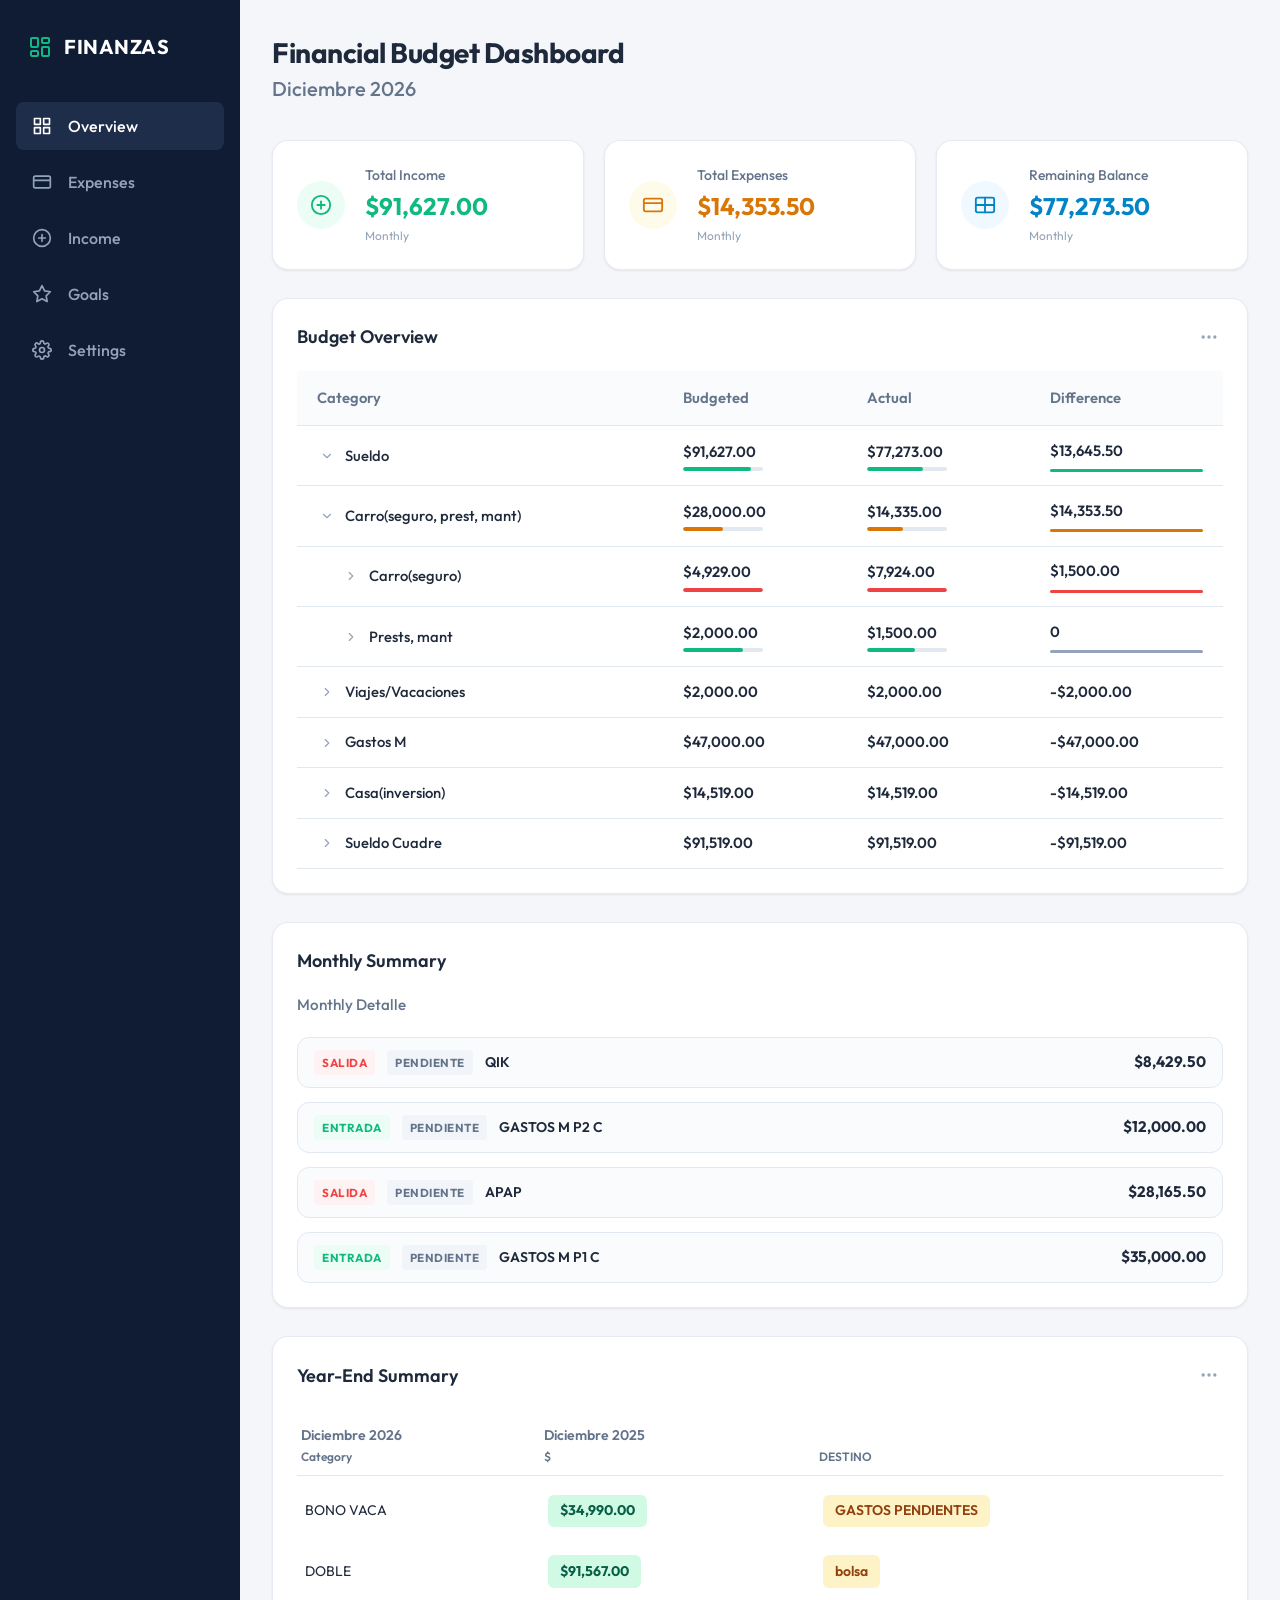
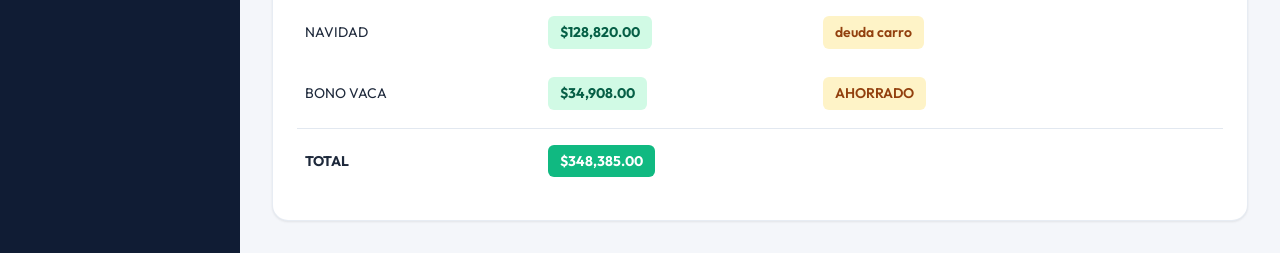
<file: public/index.html>
<!DOCTYPE html>
<html lang="es">
<head>
    <meta charset="UTF-8">
    <meta name="viewport" content="width=device-width, initial-scale=1.0">
    <title>Financial Budget Dashboard - Finanzas</title>
    <link rel="stylesheet" href="../src/css/style.css">
</head>
<body>
    <div class="sidebar-overlay" id="sidebarOverlay"></div>

    <div class="app-container">
        <!-- Sidebar Navigation -->
        <aside class="sidebar" id="sidebar">
            <div class="sidebar-logo">
                <svg xmlns="http://www.w3.org/2000/svg" width="24" height="24" viewBox="0 0 24 24" fill="none" stroke="currentColor" stroke-width="2" stroke-linecap="round" stroke-linejoin="round"><rect x="3" y="3" width="7" height="9" rx="1"></rect><rect x="14" y="3" width="7" height="5" rx="1"></rect><rect x="14" y="12" width="7" height="9" rx="1"></rect><rect x="3" y="16" width="7" height="5" rx="1"></rect></svg>
                <span>FINANZAS</span>
            </div>
            <ul class="sidebar-menu">
                <li class="sidebar-item active" data-tab="overview">
                    <a href="#">
                        <svg xmlns="http://www.w3.org/2000/svg" width="24" height="24" viewBox="0 0 24 24" fill="none" stroke="currentColor" stroke-width="2" stroke-linecap="round" stroke-linejoin="round"><rect x="3" y="3" width="7" height="7"></rect><rect x="14" y="3" width="7" height="7"></rect><rect x="14" y="14" width="7" height="7"></rect><rect x="3" y="14" width="7" height="7"></rect></svg>
                        Overview
                    </a>
                </li>
                <li class="sidebar-item" data-tab="expenses">
                    <a href="#">
                        <svg xmlns="http://www.w3.org/2000/svg" width="24" height="24" viewBox="0 0 24 24" fill="none" stroke="currentColor" stroke-width="2" stroke-linecap="round" stroke-linejoin="round"><rect x="2" y="5" width="20" height="14" rx="2" ry="2"></rect><line x1="2" y1="10" x2="22" y2="10"></line></svg>
                        Expenses
                    </a>
                </li>
                <li class="sidebar-item" data-tab="income">
                    <a href="#">
                        <svg xmlns="http://www.w3.org/2000/svg" width="24" height="24" viewBox="0 0 24 24" fill="none" stroke="currentColor" stroke-width="2" stroke-linecap="round" stroke-linejoin="round"><circle cx="12" cy="12" r="10"></circle><line x1="12" y1="8" x2="12" y2="16"></line><line x1="8" y1="12" x2="16" y2="12"></line></svg>
                        Income
                    </a>
                </li>
                <li class="sidebar-item" data-tab="goals">
                    <a href="#">
                        <svg xmlns="http://www.w3.org/2000/svg" width="24" height="24" viewBox="0 0 24 24" fill="none" stroke="currentColor" stroke-width="2" stroke-linecap="round" stroke-linejoin="round"><path d="M12 2l3.09 6.26L22 9.27l-5 4.87 1.18 6.88L12 17.77l-6.18 3.25L7 14.14 2 9.27l6.91-1.01L12 2z"></path></svg>
                        Goals
                    </a>
                </li>
                <li class="sidebar-item" data-tab="settings">
                    <a href="#">
                        <svg xmlns="http://www.w3.org/2000/svg" width="24" height="24" viewBox="0 0 24 24" fill="none" stroke="currentColor" stroke-width="2" stroke-linecap="round" stroke-linejoin="round"><circle cx="12" cy="12" r="3"></circle><path d="M19.4 15a1.65 1.65 0 0 0 .33 1.82l.06.06a2 2 0 1 1-2.83 2.83l-.06-.06a1.65 1.65 0 0 0-1.82-.33 1.65 1.65 0 0 0-1 1.51V21a2 2 0 0 1-4 0v-.09A1.65 1.65 0 0 0 9 19.4a1.65 1.65 0 0 0-1.82.33l-.06.06a2 2 0 1 1-2.83-2.83l.06-.06a1.65 1.65 0 0 0 .33-1.82 1.65 1.65 0 0 0-1.51-1H3a2 2 0 0 1 0-4h.09A1.65 1.65 0 0 0 4.6 9a1.65 1.65 0 0 0-.33-1.82l-.06-.06a2 2 0 1 1 2.83-2.83l.06.06a1.65 1.65 0 0 0 1.82.33H9a1.65 1.65 0 0 0 1-1.51V3a2 2 0 0 1 4 0v.09a1.65 1.65 0 0 0 1 1.51 1.65 1.65 0 0 0 1.82-.33l.06-.06a2 2 0 1 1 2.83 2.83l-.06.06a1.65 1.65 0 0 0-.33 1.82V9a1.65 1.65 0 0 0 1.51 1H21a2 2 0 0 1 0 4h-.09a1.65 1.65 0 0 0-1.51 1z"></path></svg>
                        Settings
                    </a>
                </li>
            </ul>
        </aside>

        <!-- Mobile Header Toggle -->
        <div class="mobile-header">
            <button class="menu-toggle" id="menuToggle">
                <svg xmlns="http://www.w3.org/2000/svg" fill="none" viewBox="0 0 24 24" stroke="currentColor">
                    <path stroke-linecap="round" stroke-linejoin="round" stroke-width="2" d="M4 6h16M4 12h16M4 18h16" />
                </svg>
            </button>
            <div class="mobile-title">Financial Budget Dashboard</div>
            <div style="width: 24px;"></div> <!-- Spacer -->
        </div>

        <!-- Dashboard Layout -->
        <main class="dashboard-layout">
            
            <!-- Left/Main Column -->
            <div class="main-column">
                <header class="dashboard-header">
                    <h1 class="dashboard-title">Financial Budget Dashboard</h1>
                    <span class="dashboard-subtitle">Overview</span>
                </header>

                <!-- Metrics Grid -->
                <section class="metrics-grid">
                    <div class="metric-card income">
                        <div class="metric-icon-wrapper">
                            <svg xmlns="http://www.w3.org/2000/svg" width="22" height="22" viewBox="0 0 24 24" fill="none" stroke="currentColor" stroke-width="2" stroke-linecap="round" stroke-linejoin="round"><circle cx="12" cy="12" r="10"></circle><line x1="12" y1="8" x2="12" y2="16"></line><line x1="8" y1="12" x2="16" y2="12"></line></svg>
                        </div>
                        <div class="metric-info">
                            <span class="metric-label">Total Income</span>
                            <span class="metric-value">$91,627.00</span>
                            <span class="metric-period">Monthly</span>
                        </div>
                    </div>
                    
                    <div class="metric-card expenses">
                        <div class="metric-icon-wrapper">
                            <svg xmlns="http://www.w3.org/2000/svg" width="22" height="22" viewBox="0 0 24 24" fill="none" stroke="currentColor" stroke-width="2" stroke-linecap="round" stroke-linejoin="round"><rect x="2" y="5" width="20" height="14" rx="2" ry="2"></rect><line x1="2" y1="10" x2="22" y2="10"></line></svg>
                        </div>
                        <div class="metric-info">
                            <span class="metric-label">Total Expenses</span>
                            <span class="metric-value">$14,353.50</span>
                            <span class="metric-period">Monthly</span>
                        </div>
                    </div>

                    <div class="metric-card balance">
                        <div class="metric-icon-wrapper">
                            <svg xmlns="http://www.w3.org/2000/svg" width="22" height="22" viewBox="0 0 24 24" fill="none" stroke="currentColor" stroke-width="2" stroke-linecap="round" stroke-linejoin="round"><rect x="2" y="4" width="20" height="16" rx="2" ry="2"></rect><line x1="12" y1="4" x2="12" y2="20"></line><line x1="2" y1="12" x2="22" y2="12"></line></svg>
                        </div>
                        <div class="metric-info">
                            <span class="metric-label">Remaining Balance</span>
                            <span class="metric-value">$77,273.50</span>
                            <span class="metric-period">Monthly</span>
                        </div>
                    </div>
                </section>

                <!-- Budget Overview Card Table -->
                <section class="card">
                    <div class="card-header-flex">
                        <h2 class="card-title">Budget Overview</h2>
                        <div class="card-options">
                            <svg xmlns="http://www.w3.org/2000/svg" width="20" height="20" viewBox="0 0 24 24" fill="none" stroke="currentColor" stroke-width="2" stroke-linecap="round" stroke-linejoin="round"><circle cx="12" cy="12" r="1"></circle><circle cx="19" cy="12" r="1"></circle><circle cx="5" cy="12" r="1"></circle></svg>
                        </div>
                    </div>

                    <div class="table-responsive">
                        <table class="budget-table" id="budgetTable">
                            <thead>
                                <tr>
                                    <th>Category</th>
                                    <th>Budgeted</th>
                                    <th>Actual</th>
                                    <th>Difference</th>
                                </tr>
                            </thead>
                            <tbody>
                                <!-- Parent Row: Sueldo -->
                                <tr class="depth-0 parent-row" data-id="sueldo">
                                    <td>
                                        <div class="cat-cell">
                                            <button class="toggle-arrow expanded" aria-label="Toggle Sueldo">
                                                <svg xmlns="http://www.w3.org/2000/svg" viewBox="0 0 24 24" fill="none" stroke="currentColor" stroke-width="2" stroke-linecap="round" stroke-linejoin="round"><polyline points="9 18 15 12 9 6"></polyline></svg>
                                            </button>
                                            <span>Sueldo</span>
                                        </div>
                                    </td>
                                    <td>
                                        <div class="value-container">
                                            <span class="value-amount">$91,627.00</span>
                                            <div class="progress-track">
                                                <div class="progress-bar success" style="width: 85%"></div>
                                            </div>
                                        </div>
                                    </td>
                                    <td>
                                        <div class="value-container">
                                            <span class="value-amount">$77,273.00</span>
                                            <div class="progress-track">
                                                <div class="progress-bar success" style="width: 70%"></div>
                                            </div>
                                        </div>
                                    </td>
                                    <td>
                                        <div class="value-container">
                                            <span class="value-amount">$13,645.50</span>
                                            <div class="number-indicator-line green"></div>
                                        </div>
                                    </td>
                                </tr>

                                <!-- Parent Row: Carro (seguro, prest, mant) -->
                                <tr class="depth-0 parent-row" data-id="carro">
                                    <td>
                                        <div class="cat-cell">
                                            <button class="toggle-arrow expanded" aria-label="Toggle Carro">
                                                <svg xmlns="http://www.w3.org/2000/svg" viewBox="0 0 24 24" fill="none" stroke="currentColor" stroke-width="2" stroke-linecap="round" stroke-linejoin="round"><polyline points="9 18 15 12 9 6"></polyline></svg>
                                            </button>
                                            <span>Carro(seguro, prest, mant)</span>
                                        </div>
                                    </td>
                                    <td>
                                        <div class="value-container">
                                            <span class="value-amount">$28,000.00</span>
                                            <div class="progress-track">
                                                <div class="progress-bar warning" style="width: 50%"></div>
                                            </div>
                                        </div>
                                    </td>
                                    <td>
                                        <div class="value-container">
                                            <span class="value-amount">$14,335.00</span>
                                            <div class="progress-track">
                                                <div class="progress-bar warning" style="width: 45%"></div>
                                            </div>
                                        </div>
                                    </td>
                                    <td>
                                        <div class="value-container">
                                            <span class="value-amount">$14,353.50</span>
                                            <div class="number-indicator-line orange"></div>
                                        </div>
                                    </td>
                                </tr>

                                <!-- Child Row: Carro (seguro) -->
                                <tr class="depth-1 child-row" data-parent="carro">
                                    <td>
                                        <div class="cat-cell">
                                            <button class="toggle-arrow" disabled>
                                                <svg xmlns="http://www.w3.org/2000/svg" viewBox="0 0 24 24" fill="none" stroke="currentColor" stroke-width="2" stroke-linecap="round" stroke-linejoin="round"><polyline points="9 18 15 12 9 6"></polyline></svg>
                                            </button>
                                            <span>Carro(seguro)</span>
                                        </div>
                                    </td>
                                    <td>
                                        <div class="value-container">
                                            <span class="value-amount">$4,929.00</span>
                                            <div class="progress-track">
                                                <div class="progress-bar danger" style="width: 100%"></div>
                                            </div>
                                        </div>
                                    </td>
                                    <td>
                                        <div class="value-container">
                                            <span class="value-amount">$7,924.00</span>
                                            <div class="progress-track">
                                                <div class="progress-bar danger" style="width: 100%"></div>
                                            </div>
                                        </div>
                                    </td>
                                    <td>
                                        <div class="value-container">
                                            <span class="value-amount">$1,500.00</span>
                                            <div class="number-indicator-line red"></div>
                                        </div>
                                    </td>
                                </tr>

                                <!-- Child Row: Prests, mant -->
                                <tr class="depth-1 child-row" data-parent="carro">
                                    <td>
                                        <div class="cat-cell">
                                            <button class="toggle-arrow" disabled>
                                                <svg xmlns="http://www.w3.org/2000/svg" viewBox="0 0 24 24" fill="none" stroke="currentColor" stroke-width="2" stroke-linecap="round" stroke-linejoin="round"><polyline points="9 18 15 12 9 6"></polyline></svg>
                                            </button>
                                            <span>Prests, mant</span>
                                        </div>
                                    </td>
                                    <td>
                                        <div class="value-container">
                                            <span class="value-amount">$2,000.00</span>
                                            <div class="progress-track">
                                                <div class="progress-bar success" style="width: 75%"></div>
                                            </div>
                                        </div>
                                    </td>
                                    <td>
                                        <div class="value-container">
                                            <span class="value-amount">$1,500.00</span>
                                            <div class="progress-track">
                                                <div class="progress-bar success" style="width: 60%"></div>
                                            </div>
                                        </div>
                                    </td>
                                    <td>
                                        <div class="value-container">
                                            <span class="value-amount">0</span>
                                            <div class="number-indicator-line grey"></div>
                                        </div>
                                    </td>
                                </tr>

                                <!-- Row: Viajes/Vacaciones -->
                                <tr class="depth-0">
                                    <td>
                                        <div class="cat-cell">
                                            <button class="toggle-arrow" disabled>
                                                <svg xmlns="http://www.w3.org/2000/svg" viewBox="0 0 24 24" fill="none" stroke="currentColor" stroke-width="2" stroke-linecap="round" stroke-linejoin="round"><polyline points="9 18 15 12 9 6"></polyline></svg>
                                            </button>
                                            <span>Viajes/Vacaciones</span>
                                        </div>
                                    </td>
                                    <td>
                                        <div class="value-container">
                                            <span class="value-amount">$2,000.00</span>
                                        </div>
                                    </td>
                                    <td>
                                        <div class="value-container">
                                            <span class="value-amount">$2,000.00</span>
                                        </div>
                                    </td>
                                    <td>
                                        <div class="value-container">
                                            <span class="value-amount">-$2,000.00</span>
                                        </div>
                                    </td>
                                </tr>

                                <!-- Row: Gastos M -->
                                <tr class="depth-0">
                                    <td>
                                        <div class="cat-cell">
                                            <button class="toggle-arrow" disabled>
                                                <svg xmlns="http://www.w3.org/2000/svg" viewBox="0 0 24 24" fill="none" stroke="currentColor" stroke-width="2" stroke-linecap="round" stroke-linejoin="round"><polyline points="9 18 15 12 9 6"></polyline></svg>
                                            </button>
                                            <span>Gastos M</span>
                                        </div>
                                    </td>
                                    <td>
                                        <div class="value-container">
                                            <span class="value-amount">$47,000.00</span>
                                        </div>
                                    </td>
                                    <td>
                                        <div class="value-container">
                                            <span class="value-amount">$47,000.00</span>
                                        </div>
                                    </td>
                                    <td>
                                        <div class="value-container">
                                            <span class="value-amount">-$47,000.00</span>
                                        </div>
                                    </td>
                                </tr>

                                <!-- Row: Casa(inversion) -->
                                <tr class="depth-0">
                                    <td>
                                        <div class="cat-cell">
                                            <button class="toggle-arrow" disabled>
                                                <svg xmlns="http://www.w3.org/2000/svg" viewBox="0 0 24 24" fill="none" stroke="currentColor" stroke-width="2" stroke-linecap="round" stroke-linejoin="round"><polyline points="9 18 15 12 9 6"></polyline></svg>
                                            </button>
                                            <span>Casa(inversion)</span>
                                        </div>
                                    </td>
                                    <td>
                                        <div class="value-container">
                                            <span class="value-amount">$14,519.00</span>
                                        </div>
                                    </td>
                                    <td>
                                        <div class="value-container">
                                            <span class="value-amount">$14,519.00</span>
                                        </div>
                                    </td>
                                    <td>
                                        <div class="value-container">
                                            <span class="value-amount">-$14,519.00</span>
                                        </div>
                                    </td>
                                </tr>

                                <!-- Row: Sueldo Cuadre -->
                                <tr class="depth-0">
                                    <td>
                                        <div class="cat-cell">
                                            <button class="toggle-arrow" disabled>
                                                <svg xmlns="http://www.w3.org/2000/svg" viewBox="0 0 24 24" fill="none" stroke="currentColor" stroke-width="2" stroke-linecap="round" stroke-linejoin="round"><polyline points="9 18 15 12 9 6"></polyline></svg>
                                            </button>
                                            <span>Sueldo Cuadre</span>
                                        </div>
                                    </td>
                                    <td>
                                        <div class="value-container">
                                            <span class="value-amount">$91,519.00</span>
                                        </div>
                                    </td>
                                    <td>
                                        <div class="value-container">
                                            <span class="value-amount">$91,519.00</span>
                                        </div>
                                    </td>
                                    <td>
                                        <div class="value-container">
                                            <span class="value-amount">-$91,519.00</span>
                                        </div>
                                    </td>
                                </tr>
                            </tbody>
                        </table>
                    </div>
                </section>
            </div>

            <!-- Right Column / Summary Widgets -->
            <div class="right-column">
                
                <!-- Monthly Summary Card -->
                <section class="card">
                    <div class="card-header-flex">
                        <h2 class="card-title">Monthly Summary</h2>
                    </div>

                    <div style="margin-bottom: 1.25rem;">
                        <h3 class="card-title" style="font-size: 0.95rem; font-weight: 500; color: var(--color-text-muted);">Monthly Detalle</h3>
                    </div>

                    <div class="transaction-list">
                        <!-- Trans 1 -->
                        <div class="transaction-item">
                            <div class="transaction-left">
                                <span class="badge salida">salida</span>
                                <span class="badge pendiente">PENDIENTE</span>
                                <span class="trans-desc">QIK</span>
                            </div>
                            <span class="trans-amount">$8,429.50</span>
                        </div>

                        <!-- Trans 2 -->
                        <div class="transaction-item">
                            <div class="transaction-left">
                                <span class="badge entrada">entrada</span>
                                <span class="badge pendiente">PENDIENTE</span>
                                <span class="trans-desc">GASTOS M P2 C</span>
                            </div>
                            <span class="trans-amount">$12,000.00</span>
                        </div>

                        <!-- Trans 3 -->
                        <div class="transaction-item">
                            <div class="transaction-left">
                                <span class="badge salida">salida</span>
                                <span class="badge pendiente">PENDIENTE</span>
                                <span class="trans-desc">APAP</span>
                            </div>
                            <span class="trans-amount">$28,165.50</span>
                        </div>

                        <!-- Trans 4 -->
                        <div class="transaction-item">
                            <div class="transaction-left">
                                <span class="badge entrada">entrada</span>
                                <span class="badge pendiente">PENDIENTE</span>
                                <span class="trans-desc">GASTOS M P1 C</span>
                            </div>
                            <span class="trans-amount">$35,000.00</span>
                        </div>
                    </div>
                </section>

                <!-- Year-End Summary Card -->
                <section class="card">
                    <div class="card-header-flex">
                        <h2 class="card-title">Year-End Summary</h2>
                        <div class="card-options">
                            <svg xmlns="http://www.w3.org/2000/svg" width="20" height="20" viewBox="0 0 24 24" fill="none" stroke="currentColor" stroke-width="2" stroke-linecap="round" stroke-linejoin="round"><circle cx="12" cy="12" r="1"></circle><circle cx="19" cy="12" r="1"></circle><circle cx="5" cy="12" r="1"></circle></svg>
                        </div>
                    </div>

                    <table class="summary-table">
                        <thead>
                            <tr>
                                <th>Diciembre 2026<br><span style="font-size: 0.75rem; color: var(--color-text-muted);">Category</span></th>
                                <th>Diciembre 2025<br><span style="font-size: 0.75rem; color: var(--color-text-muted);">$</span></th>
                                <th><br><span style="font-size: 0.75rem; color: var(--color-text-muted);">DESTINO</span></th>
                            </tr>
                        </thead>
                        <tbody>
                            <tr>
                                <td>BONO VACA</td>
                                <td><span class="pill-amount">$34,990.00</span></td>
                                <td><span class="pill-destination">GASTOS PENDIENTES</span></td>
                            </tr>
                            <tr>
                                <td>DOBLE</td>
                                <td><span class="pill-amount">$91,567.00</span></td>
                                <td><span class="pill-destination">bolsa</span></td>
                            </tr>
                            <tr>
                                <td>NAVIDAD</td>
                                <td><span class="pill-amount">$128,820.00</span></td>
                                <td><span class="pill-destination">deuda carro</span></td>
                            </tr>
                            <tr>
                                <td>BONO VACA</td>
                                <td><span class="pill-amount">$34,908.00</span></td>
                                <td><span class="pill-destination">AHORRADO</span></td>
                            </tr>
                            <tr class="summary-row-total">
                                <td>TOTAL</td>
                                <td><span class="pill-amount">$348,385.00</span></td>
                                <td></td>
                            </tr>
                        </tbody>
                    </table>
                </section>
            </div>
        </main>
    </div>

    <script src="../src/js/app.js"></script>
</body>
</html>
</file>
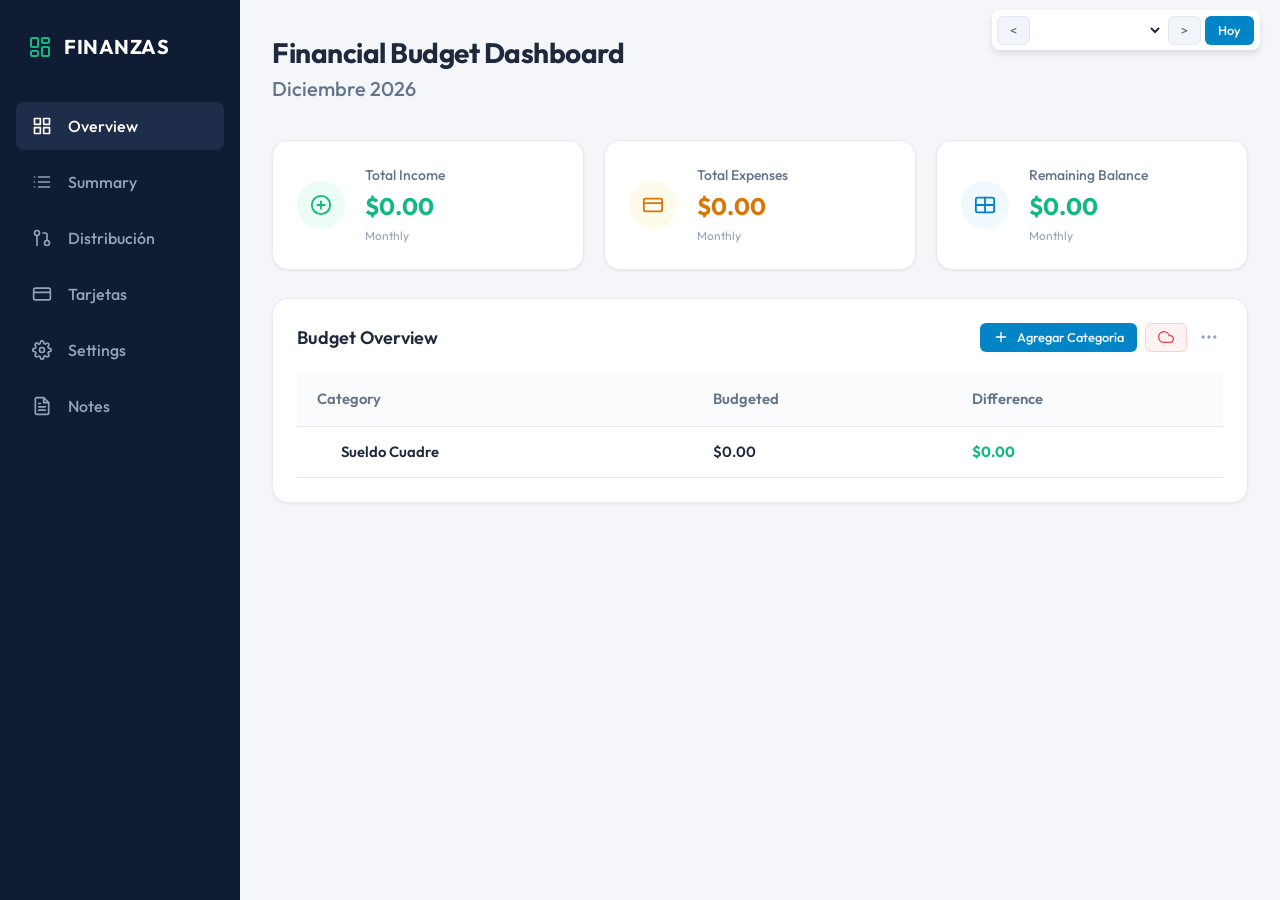
<file: index.legacy.html>
<!DOCTYPE html>
<html lang="es">
<head>
    <meta charset="UTF-8">
    <meta name="viewport" content="width=device-width, initial-scale=1.0, maximum-scale=1.0, user-scalable=no">
    <!-- Webapp Standalone tags -->
    <meta name="apple-mobile-web-app-capable" content="yes">
    <meta name="apple-mobile-web-app-status-bar-style" content="black-translucent">
    <meta name="apple-mobile-web-app-title" content="Finanzas">
    <meta name="mobile-web-app-capable" content="yes">
    <meta name="theme-color" content="#101c34">
    <title>Financial Budget Dashboard - Finanzas</title>
    <link rel="icon" type="image/png" href="src/assets/favicon.png">
    <link rel="stylesheet" href="src/css/style.css?v=2">
</head>
<body>
    <div class="sidebar-overlay" id="sidebarOverlay"></div>

    <div class="app-container">
        <!-- Sidebar Navigation -->
        <aside class="sidebar" id="sidebar">
            <div class="sidebar-logo">
                <svg xmlns="http://www.w3.org/2000/svg" width="24" height="24" viewBox="0 0 24 24" fill="none" stroke="currentColor" stroke-width="2" stroke-linecap="round" stroke-linejoin="round"><rect x="3" y="3" width="7" height="9" rx="1"></rect><rect x="14" y="3" width="7" height="5" rx="1"></rect><rect x="14" y="12" width="7" height="9" rx="1"></rect><rect x="3" y="16" width="7" height="5" rx="1"></rect></svg>
                <span>FINANZAS</span>
            </div>
            <ul class="sidebar-menu">
                <li class="sidebar-item active" data-tab="overview">
                    <a href="#">
                        <svg xmlns="http://www.w3.org/2000/svg" width="24" height="24" viewBox="0 0 24 24" fill="none" stroke="currentColor" stroke-width="2" stroke-linecap="round" stroke-linejoin="round"><rect x="3" y="3" width="7" height="7"></rect><rect x="14" y="3" width="7" height="7"></rect><rect x="14" y="14" width="7" height="7"></rect><rect x="3" y="14" width="7" height="7"></rect></svg>
                        Overview
                    </a>
                </li>
                <li class="sidebar-item" data-tab="summary">
                    <a href="#">
                        <svg xmlns="http://www.w3.org/2000/svg" width="24" height="24" viewBox="0 0 24 24" fill="none" stroke="currentColor" stroke-width="2" stroke-linecap="round" stroke-linejoin="round"><line x1="8" y1="6" x2="21" y2="6"></line><line x1="8" y1="12" x2="21" y2="12"></line><line x1="8" y1="18" x2="21" y2="18"></line><line x1="3" y1="6" x2="3.01" y2="6"></line><line x1="3" y1="12" x2="3.01" y2="12"></line><line x1="3" y1="18" x2="3.01" y2="18"></line></svg>
                        Summary
                    </a>
                </li>
                <li class="sidebar-item" data-tab="distribucion">
                    <a href="#">
                        <svg xmlns="http://www.w3.org/2000/svg" width="24" height="24" viewBox="0 0 24 24" fill="none" stroke="currentColor" stroke-width="2" stroke-linecap="round" stroke-linejoin="round"><circle cx="18" cy="18" r="3"></circle><circle cx="6" cy="6" r="3"></circle><path d="M13 6h3a2 2 0 0 1 2 2v7"></path><line x1="6" y1="9" x2="6" y2="21"></line></svg>
                        Distribución
                    </a>
                </li>
                <li class="sidebar-item" data-tab="tarjetas">
                    <a href="#">
                        <svg xmlns="http://www.w3.org/2000/svg" width="24" height="24" viewBox="0 0 24 24" fill="none" stroke="currentColor" stroke-width="2" stroke-linecap="round" stroke-linejoin="round"><rect x="2" y="5" width="20" height="14" rx="2" ry="2"></rect><line x1="2" y1="10" x2="22" y2="10"></line></svg>
                        Tarjetas
                    </a>
                </li>
                <li class="sidebar-item" data-tab="settings">
                    <a href="#">
                        <svg xmlns="http://www.w3.org/2000/svg" width="24" height="24" viewBox="0 0 24 24" fill="none" stroke="currentColor" stroke-width="2" stroke-linecap="round" stroke-linejoin="round"><circle cx="12" cy="12" r="3"></circle><path d="M19.4 15a1.65 1.65 0 0 0 .33 1.82l.06.06a2 2 0 1 1-2.83 2.83l-.06-.06a1.65 1.65 0 0 0-1.82-.33 1.65 1.65 0 0 0-1 1.51V21a2 2 0 0 1-4 0v-.09A1.65 1.65 0 0 0 9 19.4a1.65 1.65 0 0 0-1.82.33l-.06.06a2 2 0 1 1-2.83-2.83l.06-.06a1.65 1.65 0 0 0 .33-1.82 1.65 1.65 0 0 0-1.51-1H3a2 2 0 0 1 0-4h.09A1.65 1.65 0 0 0 4.6 9a1.65 1.65 0 0 0-.33-1.82l-.06-.06a2 2 0 1 1 2.83-2.83l.06.06a1.65 1.65 0 0 0 1.82.33H9a1.65 1.65 0 0 0 1-1.51V3a2 2 0 0 1 4 0v.09a1.65 1.65 0 0 0 1 1.51 1.65 1.65 0 0 0 1.82-.33l.06-.06a2 2 0 1 1 2.83 2.83l-.06.06a1.65 1.65 0 0 0-.33 1.82V9a1.65 1.65 0 0 0 1.51 1H21a2 2 0 0 1 0 4h-.09a1.65 1.65 0 0 0-1.51 1z"></path></svg>
                        Settings
                    </a>
                </li>
                <li class="sidebar-item" data-tab="notes">
                    <a href="#">
                        <svg xmlns="http://www.w3.org/2000/svg" width="24" height="24" viewBox="0 0 24 24" fill="none" stroke="currentColor" stroke-width="2" stroke-linecap="round" stroke-linejoin="round"><path d="M14 2H6a2 2 0 0 0-2 2v16a2 2 0 0 0 2 2h12a2 2 0 0 0 2-2V8z"></path><polyline points="14 2 14 8 20 8"></polyline><line x1="16" y1="13" x2="8" y2="13"></line><line x1="16" y1="17" x2="8" y2="17"></line><polyline points="10 9 9 9 8 9"></polyline></svg>
                        Notes
                    </a>
                </li>
            </ul>
        </aside>

        <!-- Mobile Header -->
        <div class="mobile-header">
            
            <div class="month-selector-widget">
                <button id="prevMonthBtn" class="btn btn-sm btn-secondary">&lt;</button>
                <select id="globalMonthSelect" class="form-input" style="padding: 0.2rem; min-width: 130px; border-color: rgba(255,255,255,0.1); font-weight: 600;"></select>
                <button id="nextMonthBtn" class="btn btn-sm btn-secondary">&gt;</button>
                <button id="todayMonthBtn" class="btn btn-sm btn-primary">Hoy</button>
            </div>
    
            <div class="mobile-logo" style="display: flex; align-items: center; gap: 0.5rem; font-weight: 700; font-size: 1.1rem; color: #ffffff;">
                <svg xmlns="http://www.w3.org/2000/svg" width="20" height="20" viewBox="0 0 24 24" fill="none" stroke="#10b981" stroke-width="2.5" stroke-linecap="round" stroke-linejoin="round"><rect x="3" y="3" width="7" height="9" rx="1"></rect><rect x="14" y="3" width="7" height="5" rx="1"></rect><rect x="14" y="12" width="7" height="9" rx="1"></rect><rect x="3" y="16" width="7" height="5" rx="1"></rect></svg>
                <span>FINANZAS</span>
            </div>
            <div style="display: flex; align-items: center; gap: 0.5rem;">
                <button id="mobileCloudSyncBtn" class="btn btn-secondary btn-sm db-status-btn offline" style="padding: 0.35rem; border-radius: 6px; color: var(--color-text-light);" title="Configurar Cloud">
                    <svg xmlns="http://www.w3.org/2000/svg" width="16" height="16" viewBox="0 0 24 24" fill="none" stroke="currentColor" stroke-width="2.5" stroke-linecap="round" stroke-linejoin="round"><path d="M18 10h-1.26A8 8 0 1 0 9 20h9a5 5 0 0 0 0-10z"></path></svg>
                </button>
                <button id="mobileAddCategoryBtn" class="btn btn-primary btn-sm" style="padding: 0.35rem 0.6rem; border-radius: 6px; font-weight: 600; gap: 0.25rem;">
                    <svg xmlns="http://www.w3.org/2000/svg" width="14" height="14" viewBox="0 0 24 24" fill="none" stroke="currentColor" stroke-width="2.5" stroke-linecap="round" stroke-linejoin="round"><line x1="12" y1="5" x2="12" y2="19"></line><line x1="5" y1="12" x2="19" y2="12"></line></svg>
                    <span>Categoría</span>
                </button>
            </div>
        </div>

        <!-- Dashboard Layout -->
        
        <div class="global-top-bar" style="position: absolute; top: 10px; right: 20px; z-index: 100;">

            <div class="month-selector-widget">
                <button id="prevMonthBtn" class="btn btn-sm btn-secondary">&lt;</button>
                <select id="globalMonthSelect" class="form-input" style="padding: 0.2rem; min-width: 130px; border-color: rgba(255,255,255,0.1); font-weight: 600;"></select>
                <button id="nextMonthBtn" class="btn btn-sm btn-secondary">&gt;</button>
                <button id="todayMonthBtn" class="btn btn-sm btn-primary">Hoy</button>
            </div>
    
        </div>
    
        <main class="dashboard-layout">
            
            <!-- Left/Main Column -->
            <div class="main-column">
                <header class="dashboard-header">
                    <h1 class="dashboard-title">Financial Budget Dashboard</h1>
                    <span class="dashboard-subtitle">Overview</span>
                </header>

                <!-- Metrics Grid -->
                <section class="metrics-grid">
                    <div class="metric-card income">
                        <div class="metric-icon-wrapper">
                            <svg xmlns="http://www.w3.org/2000/svg" width="22" height="22" viewBox="0 0 24 24" fill="none" stroke="currentColor" stroke-width="2" stroke-linecap="round" stroke-linejoin="round"><circle cx="12" cy="12" r="10"></circle><line x1="12" y1="8" x2="12" y2="16"></line><line x1="8" y1="12" x2="16" y2="12"></line></svg>
                        </div>
                        <div class="metric-info">
                            <span class="metric-label">Total Income</span>
                            <span class="metric-value" id="totalIncomeVal">$0.00</span>
                            <span class="metric-period">Monthly</span>
                        </div>
                    </div>
                    
                    <div class="metric-card expenses">
                        <div class="metric-icon-wrapper">
                            <svg xmlns="http://www.w3.org/2000/svg" width="22" height="22" viewBox="0 0 24 24" fill="none" stroke="currentColor" stroke-width="2" stroke-linecap="round" stroke-linejoin="round"><rect x="2" y="5" width="20" height="14" rx="2" ry="2"></rect><line x1="2" y1="10" x2="22" y2="10"></line></svg>
                        </div>
                        <div class="metric-info">
                            <span class="metric-label">Total Expenses</span>
                            <span class="metric-value" id="totalExpensesVal">$0.00</span>
                            <span class="metric-period">Monthly</span>
                        </div>
                    </div>

                    <div class="metric-card balance">
                        <div class="metric-icon-wrapper">
                            <svg xmlns="http://www.w3.org/2000/svg" width="22" height="22" viewBox="0 0 24 24" fill="none" stroke="currentColor" stroke-width="2" stroke-linecap="round" stroke-linejoin="round"><rect x="2" y="4" width="20" height="16" rx="2" ry="2"></rect><line x1="12" y1="4" x2="12" y2="20"></line><line x1="2" y1="12" x2="22" y2="12"></line></svg>
                        </div>
                        <div class="metric-info">
                            <span class="metric-label">Remaining Balance</span>
                            <span class="metric-value" id="remainingBalanceVal">$0.00</span>
                            <span class="metric-period">Monthly</span>
                        </div>
                    </div>
                </section>

                <!-- Budget Overview Card Table -->
                <section class="card">
                    <div class="card-header-flex">
                        <h2 class="card-title">Budget Overview</h2>
                        <div style="display: flex; align-items: center; gap: 0.5rem;">
                            <button id="addCategoryBtn" class="btn btn-primary btn-sm">
                                <svg xmlns="http://www.w3.org/2000/svg" width="16" height="16" viewBox="0 0 24 24" fill="none" stroke="currentColor" stroke-width="2" stroke-linecap="round" stroke-linejoin="round"><line x1="12" y1="5" x2="12" y2="19"></line><line x1="5" y1="12" x2="19" y2="12"></line></svg>
                                Agregar Categoría
                            </button>
                            <button id="cloudSyncBtn" class="btn btn-secondary btn-sm db-status-btn offline" style="color: var(--color-text-light);" title="Configurar Sincronización en la Nube">
                                <svg xmlns="http://www.w3.org/2000/svg" width="16" height="16" viewBox="0 0 24 24" fill="none" stroke="currentColor" stroke-width="2" stroke-linecap="round" stroke-linejoin="round"><path d="M18 10h-1.26A8 8 0 1 0 9 20h9a5 5 0 0 0 0-10z"></path></svg>
                            </button>
                            <div class="card-options">
                                <svg xmlns="http://www.w3.org/2000/svg" width="20" height="20" viewBox="0 0 24 24" fill="none" stroke="currentColor" stroke-width="2" stroke-linecap="round" stroke-linejoin="round"><circle cx="12" cy="12" r="1"></circle><circle cx="19" cy="12" r="1"></circle><circle cx="5" cy="12" r="1"></circle></svg>
                            </div>
                        </div>
                    </div>

                    <div class="table-responsive">
                        <table class="budget-table" id="budgetTable">
                            <thead>
                                <tr>
                                    <th>Category</th>
                                    <th>Budgeted</th>
                                    <th>Difference</th>
                                </tr>
                            </thead>
                            <tbody id="budgetTableBody">
                                <!-- Dynamically generated via JavaScript -->
                            </tbody>
                        </table>
                    </div>
                </section>
            </div>
        </main>

        <!-- Summary Tab Page (hidden by default) -->
        <div class="tab-page" id="summaryPage" style="display:none;">
            <div class="main-column" style="max-width: 100%;">
                <header class="dashboard-header">
                    <h1 class="dashboard-title">Summary</h1>
                    <span class="dashboard-subtitle">Year-End Overview</span>
                </header>

                <div id="summaryTablesContainer">
                    <!-- Tables are rendered dynamically by renderSummaryTablesFromData() -->
                </div>

                <div style="margin-top: 1rem; display: flex; justify-content: flex-start;">
                    <button class="btn btn-secondary" id="addSummaryTableBtn" style="display:inline-flex; align-items:center; gap:0.4rem; font-weight:600;">
                        <svg xmlns="http://www.w3.org/2000/svg" width="15" height="15" viewBox="0 0 24 24" fill="none" stroke="currentColor" stroke-width="2.5" stroke-linecap="round" stroke-linejoin="round"><line x1="12" y1="5" x2="12" y2="19"></line><line x1="5" y1="12" x2="19" y2="12"></line></svg>
                        Agregar otra tabla
                    </button>
                </div>

            </div>
        </div>

        <!-- Distribución Tab Page (hidden by default) -->
        <div class="tab-page" id="distribucionPage" style="display:none;">
            <div class="dist-layout">
                <header class="dashboard-header">
                    <h1 class="dashboard-title">Distribución</h1>
                    <span class="dashboard-subtitle">Monthly Summary</span>
                </header>

                
                <div class="card" style="margin-bottom: 1rem;">
                    <div class="card-header-flex">
                        <h2 class="card-title">Distribución Anual</h2>
                        <div style="display: flex; gap: 0.5rem; align-items: center;">
                            <label style="font-size: 0.8rem; font-weight: bold; display: flex; align-items: center; gap: 5px;">
                                $ Monto 
                                <input type="checkbox" id="distGraphToggle" style="transform: scale(1.2);"> 
                                % Dist
                            </label>
                            <button id="resetMonthBtn" class="btn btn-sm btn-secondary" style="color:var(--color-danger); margin-left: 10px;">Restablecer Mes</button>
                        </div>
                    </div>
                    <div id="distribucionGraph" class="dist-graph-container"></div>
                </div>
    
                <div class="dist-grid">

                    <!-- QIK -->
                    <div class="tarjeta-card dist-card" data-dist-key="qik">
                        <div class="tarjeta-top">
                            <div class="tarjeta-meta">
                                <span class="badge salida">salida</span>
                                <span class="tarjeta-desc">QIK</span>
                            </div>
                            <span class="tarjeta-amount" data-dist-total>$8,429.50</span>
                        </div>
                        <div class="tarjeta-bottom">
                            <button class="status-toggle" data-done="false">
                                <span class="status-dot"></span>
                                <span class="status-label">PENDIENTE</span>
                            </button>
                        </div>
                        <div class="tarjeta-composition">
                            <div class="composition-header">
                                <svg xmlns="http://www.w3.org/2000/svg" width="12" height="12" viewBox="0 0 24 24" fill="none" stroke="currentColor" stroke-width="2.5" stroke-linecap="round" stroke-linejoin="round"><circle cx="12" cy="12" r="3"></circle><path d="M12 2v2M12 20v2M4.22 4.22l1.42 1.42M18.36 18.36l1.42 1.42M2 12h2M20 12h2M4.22 19.78l1.42-1.42M18.36 5.64l1.42-1.42"></path></svg>
                                Composición
                            </div>
                            <div class="comp-rows-container">
                                <div class="composition-row">
                                    <select class="comp-select" data-comp-cat><option value="">— Categoría —</option></select>
                                    <select class="comp-select" data-comp-sub disabled><option value="">— Subcategoría —</option></select>
                                    <input type="text" class="comp-amount-input" data-comp-amount placeholder="$0.00" inputmode="decimal">
                                    <button class="comp-remove-row" title="Eliminar fila">×</button>
                                </div>
                            </div>
                            <button class="comp-add-row-btn">
                                <svg xmlns="http://www.w3.org/2000/svg" width="11" height="11" viewBox="0 0 24 24" fill="none" stroke="currentColor" stroke-width="3" stroke-linecap="round" stroke-linejoin="round"><line x1="12" y1="5" x2="12" y2="19"></line><line x1="5" y1="12" x2="19" y2="12"></line></svg>
                                Agregar categoría
                            </button>
                        </div>
                    </div>

                    <!-- GASTOS M parte 2 -->
                    <div class="tarjeta-card dist-card" data-dist-key="gastos-m-p2">
                        <div class="tarjeta-top">
                            <div class="tarjeta-meta">
                                <span class="badge entrada">entrada</span>
                                <span class="tarjeta-desc">GASTOS M parte 2 a Cuenta Corriente popular</span>
                            </div>
                            <span class="tarjeta-amount" data-dist-total>$12,000.00</span>
                        </div>
                        <div class="tarjeta-bottom">
                            <button class="status-toggle" data-done="false">
                                <span class="status-dot"></span>
                                <span class="status-label">PENDIENTE</span>
                            </button>
                        </div>
                        <div class="tarjeta-composition">
                            <div class="composition-header">
                                <svg xmlns="http://www.w3.org/2000/svg" width="12" height="12" viewBox="0 0 24 24" fill="none" stroke="currentColor" stroke-width="2.5" stroke-linecap="round" stroke-linejoin="round"><circle cx="12" cy="12" r="3"></circle><path d="M12 2v2M12 20v2M4.22 4.22l1.42 1.42M18.36 18.36l1.42 1.42M2 12h2M20 12h2M4.22 19.78l1.42-1.42M18.36 5.64l1.42-1.42"></path></svg>
                                Composición
                            </div>
                            <div class="comp-rows-container">
                                <div class="composition-row">
                                    <select class="comp-select" data-comp-cat><option value="">— Categoría —</option></select>
                                    <select class="comp-select" data-comp-sub disabled><option value="">— Subcategoría —</option></select>
                                    <input type="text" class="comp-amount-input" data-comp-amount placeholder="$0.00" inputmode="decimal">
                                    <button class="comp-remove-row" title="Eliminar fila">×</button>
                                </div>
                            </div>
                            <button class="comp-add-row-btn">
                                <svg xmlns="http://www.w3.org/2000/svg" width="11" height="11" viewBox="0 0 24 24" fill="none" stroke="currentColor" stroke-width="3" stroke-linecap="round" stroke-linejoin="round"><line x1="12" y1="5" x2="12" y2="19"></line><line x1="5" y1="12" x2="19" y2="12"></line></svg>
                                Agregar categoría
                            </button>
                        </div>
                    </div>

                    <!-- APAP -->
                    <div class="tarjeta-card dist-card" data-dist-key="apap">
                        <div class="tarjeta-top">
                            <div class="tarjeta-meta">
                                <span class="badge salida">salida</span>
                                <span class="tarjeta-desc">APAP</span>
                            </div>
                            <span class="tarjeta-amount" data-dist-total>$28,165.50</span>
                        </div>
                        <div class="tarjeta-bottom">
                            <button class="status-toggle" data-done="false">
                                <span class="status-dot"></span>
                                <span class="status-label">PENDIENTE</span>
                            </button>
                        </div>
                        <div class="tarjeta-composition">
                            <div class="composition-header">
                                <svg xmlns="http://www.w3.org/2000/svg" width="12" height="12" viewBox="0 0 24 24" fill="none" stroke="currentColor" stroke-width="2.5" stroke-linecap="round" stroke-linejoin="round"><circle cx="12" cy="12" r="3"></circle><path d="M12 2v2M12 20v2M4.22 4.22l1.42 1.42M18.36 18.36l1.42 1.42M2 12h2M20 12h2M4.22 19.78l1.42-1.42M18.36 5.64l1.42-1.42"></path></svg>
                                Composición
                            </div>
                            <div class="comp-rows-container">
                                <div class="composition-row">
                                    <select class="comp-select" data-comp-cat><option value="">— Categoría —</option></select>
                                    <select class="comp-select" data-comp-sub disabled><option value="">— Subcategoría —</option></select>
                                    <input type="text" class="comp-amount-input" data-comp-amount placeholder="$0.00" inputmode="decimal">
                                    <button class="comp-remove-row" title="Eliminar fila">×</button>
                                </div>
                            </div>
                            <button class="comp-add-row-btn">
                                <svg xmlns="http://www.w3.org/2000/svg" width="11" height="11" viewBox="0 0 24 24" fill="none" stroke="currentColor" stroke-width="3" stroke-linecap="round" stroke-linejoin="round"><line x1="12" y1="5" x2="12" y2="19"></line><line x1="5" y1="12" x2="19" y2="12"></line></svg>
                                Agregar categoría
                            </button>
                        </div>
                    </div>

                    <!-- GASTOS M parte 1 -->
                    <div class="tarjeta-card dist-card" data-dist-key="gastos-m-p1">
                        <div class="tarjeta-top">
                            <div class="tarjeta-meta">
                                <span class="badge entrada">entrada</span>
                                <span class="tarjeta-desc">GASTOS M parte 1 a Cuenta Corriente popular</span>
                            </div>
                            <span class="tarjeta-amount" data-dist-total>$35,000.00</span>
                        </div>
                        <div class="tarjeta-bottom">
                            <button class="status-toggle" data-done="false">
                                <span class="status-dot"></span>
                                <span class="status-label">PENDIENTE</span>
                            </button>
                        </div>
                        <div class="tarjeta-composition">
                            <div class="composition-header">
                                <svg xmlns="http://www.w3.org/2000/svg" width="12" height="12" viewBox="0 0 24 24" fill="none" stroke="currentColor" stroke-width="2.5" stroke-linecap="round" stroke-linejoin="round"><circle cx="12" cy="12" r="3"></circle><path d="M12 2v2M12 20v2M4.22 4.22l1.42 1.42M18.36 18.36l1.42 1.42M2 12h2M20 12h2M4.22 19.78l1.42-1.42M18.36 5.64l1.42-1.42"></path></svg>
                                Composición
                            </div>
                            <div class="comp-rows-container">
                                <div class="composition-row">
                                    <select class="comp-select" data-comp-cat><option value="">— Categoría —</option></select>
                                    <select class="comp-select" data-comp-sub disabled><option value="">— Subcategoría —</option></select>
                                    <input type="text" class="comp-amount-input" data-comp-amount placeholder="$0.00" inputmode="decimal">
                                    <button class="comp-remove-row" title="Eliminar fila">×</button>
                                </div>
                            </div>
                            <button class="comp-add-row-btn">
                                <svg xmlns="http://www.w3.org/2000/svg" width="11" height="11" viewBox="0 0 24 24" fill="none" stroke="currentColor" stroke-width="3" stroke-linecap="round" stroke-linejoin="round"><line x1="12" y1="5" x2="12" y2="19"></line><line x1="5" y1="12" x2="19" y2="12"></line></svg>
                                Agregar categoría
                            </button>
                        </div>
                    </div>

                </div>
            </div>
        </div>
        <div class="tab-page" id="tarjetasPage" style="display:none;">
            <div class="main-column" style="max-width: 100%;">
                <header class="dashboard-header">
                    <h1 class="dashboard-title">Tarjetas</h1>
                    <span class="dashboard-subtitle">Estado de pago por moneda</span>
                </header>

                <section class="card">
                    <div class="card-header-flex">
                        <h2 class="card-title">Composición de Tarjetas</h2>
                    </div>
                    <div class="tc-table-wrapper">
                        <table class="tc-table">
                            <thead>
                                <tr>
                                    <th class="tc-th-card">TARJETA C</th>
                                    <th class="tc-th-currency">USD</th>
                                    <th class="tc-th-currency">DOP</th>
                                </tr>
                            </thead>
                            <tbody>
                                <tr class="tc-row" data-card-key="tc-contigo">
                                    <td class="tc-name">TC CONTIGO</td>
                                    <td class="tc-status-cell">
                                        <button class="status-toggle" data-done="false" data-currency="usd">
                                            <span class="status-dot"></span>
                                            <span class="status-label">PENDIENTE</span>
                                        </button>
                                    </td>
                                    <td class="tc-status-cell">
                                        <button class="status-toggle" data-done="false" data-currency="dop">
                                            <span class="status-dot"></span>
                                            <span class="status-label">PENDIENTE</span>
                                        </button>
                                    </td>
                                </tr>
                                <tr class="tc-row" data-card-key="tc-jetblue">
                                    <td class="tc-name">TC JET BLUE</td>
                                    <td class="tc-status-cell">
                                        <button class="status-toggle" data-done="false" data-currency="usd">
                                            <span class="status-dot"></span>
                                            <span class="status-label">PENDIENTE</span>
                                        </button>
                                    </td>
                                    <td class="tc-status-cell">
                                        <button class="status-toggle" data-done="false" data-currency="dop">
                                            <span class="status-dot"></span>
                                            <span class="status-label">PENDIENTE</span>
                                        </button>
                                    </td>
                                </tr>
                                <tr class="tc-row" data-card-key="tc-apap">
                                    <td class="tc-name">TC APAP</td>
                                    <td class="tc-status-cell">
                                        <button class="status-toggle" data-done="false" data-currency="usd">
                                            <span class="status-dot"></span>
                                            <span class="status-label">PENDIENTE</span>
                                        </button>
                                    </td>
                                    <td class="tc-status-cell">
                                        <button class="status-toggle" data-done="false" data-currency="dop">
                                            <span class="status-dot"></span>
                                            <span class="status-label">PENDIENTE</span>
                                        </button>
                                    </td>
                                </tr>
                            </tbody>
                        </table>
                    </div>
                </section>
            </div>
        </div>

        <!-- Notes Tab Page (hidden by default) -->
        <div class="tab-page" id="notesPage" style="display:none;">
            <div class="notes-layout">
                <div class="notes-main-content">
                    <header class="dashboard-header">
                        <h1 class="dashboard-title">Financial</h1>
                        <span class="dashboard-subtitle">Financial Notes and Annotations Journal</span>
                    </header>
                    
                    <!-- Pinned Notes Section -->
                    <div class="notes-section">
                        <h2 class="notes-section-title">Pinned Notes</h2>
                        <div class="notes-grid" id="pinnedNotesGrid">
                            <!-- Rendered dynamically via JS -->
                        </div>
                    </div>
                    
                    <!-- Recent Notes Section -->
                    <div class="notes-section" style="margin-top: 2rem;">
                        <h2 class="notes-section-title">Recent Notes</h2>
                        <div class="notes-grid" id="recentNotesGrid">
                            <!-- Rendered dynamically via JS -->
                        </div>
                    </div>
                </div>
                
                <div class="notes-sidebar-column">
                    <h2 class="notes-section-title">Quick Links to Recent Transactions</h2>
                    <div class="transaction-timeline" id="recentTransactionsTimeline">
                        <!-- Rendered dynamically via JS -->
                    </div>
                </div>
            </div>
            
            <!-- Float Add Button -->
            <button class="fab-btn" id="addNoteFabBtn" title="Agregar Nueva Nota">
                <svg xmlns="http://www.w3.org/2000/svg" width="16" height="16" viewBox="0 0 24 24" fill="none" stroke="currentColor" stroke-width="2.5" stroke-linecap="round" stroke-linejoin="round"><line x1="12" y1="5" x2="12" y2="19"></line><line x1="5" y1="12" x2="19" y2="12"></line></svg>
                <span>Add New Note</span>
            </button>
        </div>
    </div>

    <!-- Mobile Bottom Navigation Bar -->
    <nav class="bottom-nav">
        <div class="bottom-nav-item active" data-tab="overview">
            <svg xmlns="http://www.w3.org/2000/svg" width="20" height="20" viewBox="0 0 24 24" fill="none" stroke="currentColor" stroke-width="2" stroke-linecap="round" stroke-linejoin="round"><rect x="3" y="3" width="7" height="7"></rect><rect x="14" y="3" width="7" height="7"></rect><rect x="14" y="14" width="7" height="7"></rect><rect x="3" y="14" width="7" height="7"></rect></svg>
            <span>Overview</span>
        </div>
        <div class="bottom-nav-item" data-tab="summary">
            <svg xmlns="http://www.w3.org/2000/svg" width="20" height="20" viewBox="0 0 24 24" fill="none" stroke="currentColor" stroke-width="2" stroke-linecap="round" stroke-linejoin="round"><line x1="8" y1="6" x2="21" y2="6"></line><line x1="8" y1="12" x2="21" y2="12"></line><line x1="8" y1="18" x2="21" y2="18"></line><line x1="3" y1="6" x2="3.01" y2="6"></line><line x1="3" y1="12" x2="3.01" y2="12"></line><line x1="3" y1="18" x2="3.01" y2="18"></line></svg>
            <span>Summary</span>
        </div>
        <div class="bottom-nav-item" data-tab="distribucion">
            <svg xmlns="http://www.w3.org/2000/svg" width="20" height="20" viewBox="0 0 24 24" fill="none" stroke="currentColor" stroke-width="2" stroke-linecap="round" stroke-linejoin="round"><circle cx="18" cy="18" r="3"></circle><circle cx="6" cy="6" r="3"></circle><path d="M13 6h3a2 2 0 0 1 2 2v7"></path><line x1="6" y1="9" x2="6" y2="21"></line></svg>
            <span>Distribución</span>
        </div>
        <div class="bottom-nav-item" data-tab="tarjetas">
            <svg xmlns="http://www.w3.org/2000/svg" width="20" height="20" viewBox="0 0 24 24" fill="none" stroke="currentColor" stroke-width="2" stroke-linecap="round" stroke-linejoin="round"><rect x="2" y="5" width="20" height="14" rx="2" ry="2"></rect><line x1="2" y1="10" x2="22" y2="10"></line></svg>
            <span>Tarjetas</span>
        </div>
        <div class="bottom-nav-item" data-tab="settings">
            <svg xmlns="http://www.w3.org/2000/svg" width="20" height="20" viewBox="0 0 24 24" fill="none" stroke="currentColor" stroke-width="2" stroke-linecap="round" stroke-linejoin="round"><circle cx="12" cy="12" r="3"></circle><path d="M19.4 15a1.65 1.65 0 0 0 .33 1.82l.06.06a2 2 0 1 1-2.83 2.83l-.06-.06a1.65 1.65 0 0 0-1.82-.33 1.65 1.65 0 0 0-1 1.51V21a2 2 0 0 1-4 0v-.09A1.65 1.65 0 0 0 9 19.4a1.65 1.65 0 0 0-1.82.33l-.06.06a2 2 0 1 1-2.83-2.83l.06-.06a1.65 1.65 0 0 0 .33-1.82 1.65 1.65 0 0 0-1.51-1H3a2 2 0 0 1 0-4h.09A1.65 1.65 0 0 0 4.6 9a1.65 1.65 0 0 0-.33-1.82l-.06-.06a2 2 0 1 1 2.83-2.83l.06.06a1.65 1.65 0 0 0 1.82.33H9a1.65 1.65 0 0 0 1-1.51V3a2 2 0 0 1 4 0v.09a1.65 1.65 0 0 0 1 1.51 1.65 1.65 0 0 0 1.82-.33l.06-.06a2 2 0 1 1 2.83 2.83l-.06.06a1.65 1.65 0 0 0-.33 1.82V9a1.65 1.65 0 0 0 1.51 1H21a2 2 0 0 1 0 4h-.09a1.65 1.65 0 0 0-1.51 1z"></path></svg>
            <span>Settings</span>
        </div>
        <div class="bottom-nav-item" data-tab="notes">
            <svg xmlns="http://www.w3.org/2000/svg" width="20" height="20" viewBox="0 0 24 24" fill="none" stroke="currentColor" stroke-width="2" stroke-linecap="round" stroke-linejoin="round"><path d="M14 2H6a2 2 0 0 0-2 2v16a2 2 0 0 0 2 2h12a2 2 0 0 0 2-2V8z"></path><polyline points="14 2 14 8 20 8"></polyline><line x1="16" y1="13" x2="8" y2="13"></line><line x1="16" y1="17" x2="8" y2="17"></line><polyline points="10 9 9 9 8 9"></polyline></svg>
            <span>Notes</span>
        </div>
    </nav>

    <!-- Add Category Modal -->
    <div class="modal-overlay" id="addCategoryModal">
        <div class="modal-card">
            <div class="modal-header">
                <h3>Agregar Categoría</h3>
                <button class="modal-close" id="closeModalBtn" aria-label="Cerrar modal">
                    <svg xmlns="http://www.w3.org/2000/svg" width="20" height="20" viewBox="0 0 24 24" fill="none" stroke="currentColor" stroke-width="2" stroke-linecap="round" stroke-linejoin="round"><line x1="18" y1="6" x2="6" y2="18"></line><line x1="6" y1="6" x2="18" y2="18"></line></svg>
                </button>
            </div>
            <form id="addCategoryForm">
                <div class="modal-body">
                    <div class="form-group">
                        <label for="newCatName">Nombre de la Categoría</label>
                        <input type="text" id="newCatName" class="form-input" placeholder="Ej. Comida, Gimnasio" required autocomplete="off">
                    </div>
                    <div class="form-group">
                        <label for="newCatBudget">Presupuesto Inicial ($)</label>
                        <input type="number" id="newCatBudget" class="form-input" placeholder="0" min="0" step="any" required value="0">
                    </div>
                    <div class="form-group">
                        <label for="newCatParent">Categoría Padre (Opcional)</label>
                        <select id="newCatParent" class="form-input">
                            <option value="">Ninguna (Nivel Superior)</option>
                        </select>
                    </div>
                </div>
                <div class="modal-footer">
                    <button type="button" class="btn btn-secondary" id="cancelModalBtn">Cancelar</button>
                    <button type="submit" class="btn btn-primary">Guardar</button>
                </div>
            </form>
        </div>
    </div>

    <!-- Database Configuration Modal -->
    <div class="modal-overlay" id="dbConfigModal">
        <div class="modal-card">
            <div class="modal-header">
                <h3>Base de Datos Cloud</h3>
                <button class="modal-close" id="closeDbModalBtn" aria-label="Cerrar modal">
                    <svg xmlns="http://www.w3.org/2000/svg" width="20" height="20" viewBox="0 0 24 24" fill="none" stroke="currentColor" stroke-width="2" stroke-linecap="round" stroke-linejoin="round"><line x1="18" y1="6" x2="6" y2="18"></line><line x1="6" y1="6" x2="18" y2="18"></line></svg>
                </button>
            </div>
            <form id="dbConfigForm">
                <div class="modal-body">
                    <p style="font-size: 0.825rem; color: var(--color-text-muted); margin-bottom: 0.5rem; line-height: 1.4;">
                        Configura un backend en la nube con Google Apps Script para guardar tu presupuesto en Google Sheets.
                    </p>
                    <div class="form-group">
                        <label for="gasUrlInput">URL de Google Apps Script Web App</label>
                        <input type="url" id="gasUrlInput" class="form-input" placeholder="https://script.google.com/macros/s/.../exec" autocomplete="off" style="font-size: 0.8rem;">
                    </div>
                    <div style="font-size: 0.775rem; color: var(--color-text-light);">
                        Deje este campo vacío para usar el almacenamiento local de su navegador (localStorage).
                    </div>
                </div>
                <div class="modal-footer">
                    <button type="button" class="btn btn-secondary" id="cancelDbModalBtn">Cancelar</button>
                    <button type="submit" class="btn btn-primary">Conectar y Guardar</button>
                </div>
            </form>
        </div>
    </div>

    <!-- Add/Edit Note Modal -->
    <div class="modal-overlay" id="noteModal">
        <div class="modal-card">
            <div class="modal-header">
                <h3 id="noteModalTitle">Agregar Nota</h3>
                <button class="modal-close" id="closeNoteModalBtn" aria-label="Cerrar modal">
                    <svg xmlns="http://www.w3.org/2000/svg" width="20" height="20" viewBox="0 0 24 24" fill="none" stroke="currentColor" stroke-width="2" stroke-linecap="round" stroke-linejoin="round"><line x1="18" y1="6" x2="6" y2="18"></line><line x1="6" y1="6" x2="18" y2="18"></line></svg>
                </button>
            </div>
            <form id="noteForm">
                <input type="hidden" id="noteIdInput">
                <div class="modal-body">
                    <div class="form-group">
                        <label for="noteTitleInput">Título</label>
                        <input type="text" id="noteTitleInput" class="form-input" placeholder="Ej. Estrategia de Inversión" required autocomplete="off">
                    </div>
                    <div style="display: flex; gap: 1rem;">
                        <div class="form-group" style="flex: 1;">
                            <label for="noteTagInput">Tag / Tipo</label>
                            <select id="noteTagInput" class="form-input">
                                <option value="STRATEGY">STRATEGY</option>
                                <option value="GOAL">GOAL</option>
                                <option value="REMINDER">REMINDER</option>
                                <option value="IDEA">IDEA</option>
                            </select>
                        </div>
                        <div class="form-group" style="flex: 1;">
                            <label for="noteDateInput">Fecha</label>
                            <input type="text" id="noteDateInput" class="form-input" placeholder="DD/MM/YYYY" required autocomplete="off">
                        </div>
                    </div>
                    <div class="form-group">
                        <label for="noteContentInput">Contenido</label>
                        <textarea id="noteContentInput" class="form-input" placeholder="Escribe el contenido de la nota aquí..." rows="4" required style="resize: vertical; font-family: inherit; font-size: 0.9rem; padding: 0.5rem;"></textarea>
                    </div>
                    <div class="form-group">
                        <label for="noteDetailsInput">Detalles adicionales / Notas (Opcional)</label>
                        <input type="text" id="noteDetailsInput" class="form-input" placeholder="Ej. Reunión con asesor, tasa actual 5.5%..." autocomplete="off">
                    </div>
                    <div class="form-group" style="flex-direction: row; align-items: center; gap: 0.5rem; margin-top: 0.25rem;">
                        <input type="checkbox" id="notePinnedInput" style="width: 16px; height: 16px; cursor: pointer;">
                        <label for="notePinnedInput" style="cursor: pointer; user-select: none; font-size: 0.8rem; font-weight: 600; color: var(--color-text-muted);">Fijar nota (Pinned)</label>
                    </div>
                </div>
                <div class="modal-footer">
                    <button type="button" class="btn btn-secondary" id="cancelNoteModalBtn">Cancelar</button>
                    <button type="submit" class="btn btn-primary" id="saveNoteBtn">Guardar</button>
                </div>
            </form>
        </div>
    </div>

    <script src="src/js/app.js"></script>
</body>
</html>
</file>
<file: src/css/style.css>
@import url('https://fonts.googleapis.com/css2?family=Outfit:wght@300;400;500;600;700&display=swap');

:root {
    --font-family: 'Outfit', sans-serif;
    
    /* Colors */
    --bg-app: #f4f6fa;
    --bg-card: #ffffff;
    --bg-sidebar: #101c34;
    --bg-sidebar-active: #1e2d4a;
    
    --color-text: #1e293b;
    --color-text-muted: #64748b;
    --color-text-light: #94a3b8;
    
    --color-success: #10b981;
    --color-success-bg: #ecfdf5;
    
    --color-warning: #d97706;
    --color-warning-bg: #fffbeb;
    
    --color-danger: #ef4444;
    --color-danger-bg: #fef2f2;
    
    --color-info: #0284c7;
    --color-info-bg: #f0f9ff;
    
    --border-color: #e2e8f0;
    
    /* Layout Constants */
    --sidebar-width: 240px;
    --header-height: 60px;
    
    /* Styling rules */
    --radius-lg: 16px;
    --radius-md: 12px;
    --radius-sm: 8px;
    --shadow-sm: 0 1px 3px rgba(0, 0, 0, 0.05), 0 1px 2px rgba(0, 0, 0, 0.03);
    --shadow-md: 0 4px 6px -1px rgba(0, 0, 0, 0.05), 0 2px 4px -1px rgba(0, 0, 0, 0.03);
    --shadow-lg: 0 10px 15px -3px rgba(0, 0, 0, 0.05), 0 4px 6px -2px rgba(0, 0, 0, 0.03);
    --transition: all 0.2s ease-in-out;
}

* {
    box-sizing: border-box;
    margin: 0;
    padding: 0;
}

html, body {
    max-width: 100%;
    overflow-x: hidden;
}

body {
    font-family: var(--font-family);
    background-color: var(--bg-app);
    color: var(--color-text);
    line-height: 1.5;
    -webkit-font-smoothing: antialiased;
}

/* Layout Grid structure */
.app-container {
    display: grid;
    grid-template-columns: var(--sidebar-width) 1fr;
    min-height: 100vh;
    max-width: 100%;
    overflow-x: hidden;
}

/* Sidebar Styling */
.sidebar {
    background-color: var(--bg-sidebar);
    color: #ffffff;
    padding: 1.5rem 1rem;
    display: flex;
    flex-direction: column;
    z-index: 100;
    transition: var(--transition);
}

.sidebar-logo {
    display: flex;
    align-items: center;
    gap: 0.75rem;
    padding: 0.5rem 0.75rem;
    margin-bottom: 2rem;
    font-size: 1.25rem;
    font-weight: 700;
    letter-spacing: 0.5px;
}

.sidebar-logo svg {
    color: var(--color-success);
}

.sidebar-menu {
    list-style: none;
    display: flex;
    flex-direction: column;
    gap: 0.5rem;
}

.sidebar-item a {
    display: flex;
    align-items: center;
    gap: 1rem;
    padding: 0.75rem 1rem;
    color: var(--color-text-light);
    text-decoration: none;
    font-weight: 500;
    border-radius: var(--radius-sm);
    transition: var(--transition);
}

.sidebar-item a svg {
    width: 20px;
    height: 20px;
    stroke-width: 2;
    transition: var(--transition);
}

.sidebar-item a:hover {
    color: #ffffff;
    background-color: rgba(255, 255, 255, 0.05);
}

.sidebar-item.active a {
    color: #ffffff;
    background-color: var(--bg-sidebar-active);
}

.sidebar-item.active a svg {
    color: #ffffff;
}

/* Mobile Header */
.mobile-header {
    display: none;
    height: var(--header-height);
    background-color: var(--bg-card);
    border-bottom: 1px solid var(--border-color);
    padding: 0 1.5rem;
    align-items: center;
    justify-content: space-between;
    position: sticky;
    top: 0;
    z-index: 90;
}

.menu-toggle {
    background: none;
    border: none;
    cursor: pointer;
    color: var(--color-text);
    display: flex;
    align-items: center;
    justify-content: center;
}

.menu-toggle svg {
    width: 24px;
    height: 24px;
}

.mobile-title {
    font-weight: 600;
    font-size: 1.125rem;
}

/* Dashboard Main Content Grid */
.dashboard-layout {
    display: grid;
    grid-template-columns: 1fr;
    gap: 1.75rem;
    padding: 2rem;
    max-width: 1600px;
    width: 100%;
    margin: 0 auto;
}

.main-column {
    display: flex;
    flex-direction: column;
    gap: 1.75rem;
}

.right-column {
    display: flex;
    flex-direction: column;
    gap: 1.75rem;
}

/* Typography elements */
.dashboard-header {
    margin-bottom: 0.5rem;
}

.dashboard-title {
    font-size: 1.75rem;
    font-weight: 700;
    color: var(--color-text);
    letter-spacing: -0.5px;
}

.dashboard-subtitle {
    font-size: 1.25rem;
    font-weight: 500;
    color: var(--color-text-muted);
}

/* Cards & Widgets General */
.card {
    background-color: var(--bg-card);
    border-radius: var(--radius-lg);
    box-shadow: var(--shadow-sm);
    padding: 1.5rem;
    border: 1px solid rgba(226, 232, 240, 0.8);
    transition: var(--transition);
}

.card:hover {
    box-shadow: var(--shadow-md);
}

.card-header-flex {
    display: flex;
    align-items: center;
    justify-content: space-between;
    margin-bottom: 1.25rem;
}

.card-title {
    font-size: 1.125rem;
    font-weight: 600;
    color: var(--color-text);
}

.card-options {
    color: var(--color-text-light);
    cursor: pointer;
    display: flex;
    align-items: center;
    padding: 0.25rem;
    border-radius: 50%;
    transition: var(--transition);
}

.card-options:hover {
    background-color: var(--bg-app);
    color: var(--color-text);
}

/* Key Metrics Cards Row */
.metrics-grid {
    display: grid;
    grid-template-columns: repeat(3, 1fr);
    gap: 1.25rem;
}

.metric-card {
    display: flex;
    align-items: center;
    gap: 1.25rem;
    background-color: var(--bg-card);
    border-radius: var(--radius-lg);
    padding: 1.5rem;
    box-shadow: var(--shadow-sm);
    border: 1px solid rgba(226, 232, 240, 0.8);
    position: relative;
    overflow: hidden;
}

.metric-icon-wrapper {
    display: flex;
    align-items: center;
    justify-content: center;
    width: 48px;
    height: 48px;
    border-radius: 50%;
    flex-shrink: 0;
}

.metric-card.income .metric-icon-wrapper {
    background-color: var(--color-success-bg);
    color: var(--color-success);
}

.metric-card.expenses .metric-icon-wrapper {
    background-color: var(--color-warning-bg);
    color: var(--color-warning);
}

.metric-card.balance .metric-icon-wrapper {
    background-color: var(--color-info-bg);
    color: var(--color-info);
}

.metric-info {
    display: flex;
    flex-direction: column;
}

.metric-label {
    font-size: 0.875rem;
    font-weight: 500;
    color: var(--color-text-muted);
}

.metric-value {
    font-size: 1.5rem;
    font-weight: 700;
    margin: 0.15rem 0;
}

.metric-card.income .metric-value {
    color: var(--color-success);
}

.metric-card.expenses .metric-value {
    color: var(--color-warning);
}

.metric-card.balance .metric-value {
    color: var(--color-info);
}

.metric-period {
    font-size: 0.75rem;
    color: var(--color-text-light);
}

/* Interactive Tree Budget Table */
.table-responsive {
    width: 100%;
    overflow-x: auto;
}

.budget-table {
    width: 100%;
    border-collapse: collapse;
    text-align: left;
    font-size: 0.925rem;
}

.budget-table th {
    padding: 1rem 1.25rem;
    font-weight: 600;
    color: var(--color-text-muted);
    border-bottom: 1.5px solid var(--border-color);
    background-color: #fafbfc;
}

.budget-table td {
    padding: 0.85rem 1.25rem;
    border-bottom: 1px solid var(--border-color);
    vertical-align: middle;
    position: relative;
}

.budget-table tr:hover td {
    filter: brightness(0.97);
}

/* Category structure styles */
.cat-cell {
    display: flex;
    align-items: center;
    gap: 0.5rem;
    font-weight: 500;
}

.toggle-arrow {
    display: flex;
    align-items: center;
    justify-content: center;
    width: 20px;
    height: 20px;
    border: none;
    background: none;
    cursor: pointer;
    color: var(--color-text-light);
    border-radius: 4px;
    transition: var(--transition);
}

.toggle-arrow:hover {
    background-color: rgba(0, 0, 0, 0.05);
    color: var(--color-text);
}

.toggle-arrow.expanded svg {
    transform: rotate(90deg);
}

.toggle-arrow svg {
    width: 14px;
    height: 14px;
    transition: transform 0.2s ease;
}

/* Indentations for Tree Categories */
.depth-1 .cat-cell {
    padding-left: 1.5rem;
}
.depth-2 .cat-cell {
    padding-left: 3rem;
}

/* Budget value numbers & Progress bars underneath */
.value-container {
    display: flex;
    flex-direction: column;
    gap: 0.25rem;
}

.value-amount {
    font-weight: 600;
    font-family: inherit;
}

.progress-track {
    width: 80px;
    height: 4px;
    background-color: #e2e8f0;
    border-radius: 2px;
    overflow: hidden;
}

.progress-bar {
    height: 100%;
    border-radius: 2px;
}

.progress-bar.success {
    background-color: var(--color-success);
}

.progress-bar.warning {
    background-color: var(--color-warning);
}

.progress-bar.danger {
    background-color: var(--color-danger);
}

/* Status Indicator bars/lines under values (as shown in the budget overview) */
.number-indicator-line {
    width: 100%;
    height: 3px;
    margin-top: 3px;
    border-radius: 2px;
}

.number-indicator-line.green { background-color: var(--color-success); }
.number-indicator-line.orange { background-color: var(--color-warning); }
.number-indicator-line.red { background-color: var(--color-danger); }
.number-indicator-line.grey { background-color: var(--color-text-light); }

/* Pendiente toggle button (legacy - kept for compatibility) */
.badge.pendiente-toggle {
    cursor: pointer;
    border: none;
    font-family: inherit;
    font-size: inherit;
    font-weight: inherit;
    letter-spacing: inherit;
    padding: inherit;
    border-radius: inherit;
    transition: background-color 0.2s ease, color 0.2s ease;
}
.badge.pendiente-toggle:hover { opacity: 0.85; }
.badge.done {
    background-color: rgba(16, 185, 129, 0.15);
    color: #059669;
    font-weight: 700;
}

/* ── Tarjetas: Composition Section ──────────────────────────────────── */
.tarjeta-composition {
    margin-top: 0.85rem;
    padding-top: 0.85rem;
    border-top: 1px solid var(--border-color);
}

.composition-header {
    display: flex;
    align-items: center;
    gap: 0.4rem;
    font-size: 0.7rem;
    font-weight: 700;
    color: var(--color-info);
    text-transform: uppercase;
    letter-spacing: 0.07em;
    margin-bottom: 0.7rem;
}

.composition-row {
    display: flex;
    gap: 0.5rem;
    align-items: center;
    flex-wrap: nowrap;
    background: #f8fafc;
    border: 1px solid var(--border-color);
    border-radius: 10px;
    padding: 0.4rem;
    transition: border-color 0.2s, background 0.2s;
}
.composition-row:hover {
    border-color: #cbd5e1;
    background: #f1f5f9;
}

.comp-select {
    flex: 1;
    min-width: 0;
    padding: 0.45rem 0.65rem;
    border: 1px solid var(--border-color);
    border-radius: 7px;
    font-family: inherit;
    font-size: 0.8rem;
    font-weight: 500;
    color: var(--color-text);
    background: #ffffff;
    cursor: pointer;
    transition: border-color 0.2s, box-shadow 0.2s;
    appearance: none;
    background-image: url("data:image/svg+xml,%3Csvg xmlns='http://www.w3.org/2000/svg' width='12' height='12' viewBox='0 0 24 24' fill='none' stroke='%2394a3b8' stroke-width='2.5' stroke-linecap='round' stroke-linejoin='round'%3E%3Cpolyline points='6 9 12 15 18 9'%3E%3C/polyline%3E%3C/svg%3E");
    background-repeat: no-repeat;
    background-position: right 0.55rem center;
    padding-right: 1.9rem;
}
.comp-select:hover {
    border-color: #cbd5e1;
}
.comp-select:focus {
    outline: none;
    border-color: var(--color-info);
    box-shadow: 0 0 0 3px rgba(2, 132, 199, 0.12);
}
.comp-select:disabled {
    opacity: 0.5;
    cursor: not-allowed;
    background-color: #f8fafc;
}

.comp-amount-input {
    flex: 0 0 100px;
    min-width: 0;
    padding: 0.45rem 0.55rem;
    border: 1px solid var(--border-color);
    border-radius: 7px;
    font-family: inherit;
    font-size: 0.8rem;
    font-weight: 600;
    color: var(--color-text);
    background: #ffffff;
    text-align: right;
    transition: border-color 0.2s, box-shadow 0.2s;
}
.comp-amount-input::placeholder {
    color: var(--color-text-light);
    font-weight: 400;
}
.comp-amount-input:hover {
    border-color: #cbd5e1;
}
.comp-amount-input:focus {
    outline: none;
    border-color: var(--color-info);
    box-shadow: 0 0 0 3px rgba(2, 132, 199, 0.12);
}

@media (max-width: 540px) {
    .composition-row {
        flex-wrap: wrap;
    }
    .comp-amount-input {
        flex: 1 1 100%;
        order: 3;
        text-align: left;
    }
    .comp-remove-row {
        order: 4;
    }
}

/* ── Summary: Editable clone table inputs ────────────────────────────── */
.summary-editable-input {
    width: 100%;
    border: none;
    border-bottom: 1px dashed var(--border-color);
    background: transparent;
    font-family: inherit;
    font-size: 0.875rem;
    color: var(--color-text-primary);
    padding: 0.2rem 0.25rem;
    outline: none;
    transition: border-color 0.2s;
}
.summary-editable-input:focus {
    border-bottom-color: var(--color-info);
    background: rgba(2, 132, 199, 0.05);
    border-radius: 4px 4px 0 0;
}
.summary-editable-input::placeholder {
    color: var(--color-text-light);
}

/* Category input inside summary table — no visible border at rest */
.summary-cat-input {
    width: 100%;
    border: none;
    border-bottom: 1px dashed transparent;
    background: transparent;
    font-family: inherit;
    font-size: 0.875rem;
    color: var(--color-text-primary);
    padding: 0.2rem 0.25rem;
    outline: none;
    transition: border-color 0.2s, background 0.2s;
    cursor: text;
}
.summary-cat-input:hover {
    border-bottom-color: var(--border-color);
}
.summary-cat-input:focus {
    border-bottom-color: var(--color-info);
    background: rgba(2, 132, 199, 0.04);
    border-radius: 4px 4px 0 0;
}
.summary-cat-input::placeholder {
    color: var(--color-text-light);
    font-style: italic;
}
/* ── Distribución layout: full-width responsive grid ─────────────────── */
.dist-layout {
    width: 100%;
    padding: 2rem;
    box-sizing: border-box;
}

.dist-grid {
    display: grid;
    grid-template-columns: repeat(2, 1fr);
    gap: 1.1rem;
}

@media (max-width: 900px) {
    .dist-grid { grid-template-columns: 1fr; }
    .dist-layout { padding: 1rem; }
}

.dist-card {
    display: flex;
    flex-direction: column;
}

/* Composición inside card */
.dist-card .tarjeta-composition {
    flex: 1;
    display: flex;
    flex-direction: column;
}

.comp-rows-container {
    display: flex;
    flex-direction: column;
    gap: 0.5rem;
    margin-bottom: 0.65rem;
}

/* Remove-row × button */
.comp-remove-row {
    flex-shrink: 0;
    width: 26px;
    height: 26px;
    border: none;
    background: #ffffff;
    border: 1px solid var(--border-color);
    color: var(--color-text-light);
    font-size: 1rem;
    line-height: 1;
    cursor: pointer;
    border-radius: 6px;
    display: flex;
    align-items: center;
    justify-content: center;
    transition: color 0.15s, background 0.15s, border-color 0.15s;
}
.comp-remove-row:hover {
    color: #ffffff;
    background: var(--color-danger);
    border-color: var(--color-danger);
}
/* Hide × when only one row */
.comp-rows-container:has(.composition-row:only-child) .comp-remove-row {
    opacity: 0;
    pointer-events: none;
}

/* Add category button */
.comp-add-row-btn {
    display: inline-flex;
    align-items: center;
    justify-content: center;
    gap: 0.4rem;
    align-self: flex-start;
    border: 1.5px dashed #cbd5e1;
    border-radius: 8px;
    padding: 0.4rem 0.85rem;
    font-family: inherit;
    font-size: 0.74rem;
    font-weight: 700;
    letter-spacing: 0.02em;
    color: var(--color-info);
    background: var(--color-info-bg);
    cursor: pointer;
    transition: border-color 0.2s, color 0.2s, background 0.2s, transform 0.1s;
}
.comp-add-row-btn svg {
    transition: transform 0.2s;
}
.comp-add-row-btn:hover {
    border-color: var(--color-info);
    border-style: solid;
    background: #e0f2fe;
    transform: translateY(-1px);
}
.comp-add-row-btn:hover svg {
    transform: rotate(90deg);
}
.comp-add-row-btn:active {
    transform: translateY(0);
}


/* ── Tarjetas Tab: TC Table ──────────────────────────────────────────── */
.tc-table-wrapper {
    overflow-x: auto;
    border-radius: 10px;
    border: 1px solid var(--border-color);
}

.tc-table {
    width: 100%;
    border-collapse: collapse;
    font-size: 0.875rem;
}

.tc-table thead tr {
    background: #f1f5f9;
}

.tc-table th {
    padding: 0.7rem 1rem;
    font-size: 0.72rem;
    font-weight: 700;
    letter-spacing: 0.06em;
    text-transform: uppercase;
    color: var(--color-text-muted);
    text-align: left;
    border-bottom: 1px solid var(--border-color);
}

.tc-th-card     { width: 30%; }
.tc-th-currency { width: 22%; }
.tc-th-nota     { width: 26%; }

.tc-row {
    border-bottom: 1px solid var(--border-color);
    transition: background 0.15s;
}
.tc-row:last-child { border-bottom: none; }
.tc-row:hover { background: #fafbfc; }

.tc-name {
    padding: 0.75rem 1rem;
    font-weight: 700;
    color: var(--color-text-primary);
    white-space: nowrap;
}

.tc-status-cell {
    padding: 0.55rem 0.75rem;
}

.tc-nota-cell {
    padding: 0.55rem 0.75rem;
}

.tc-nota-input {
    width: 100%;
    border: none;
    border-radius: 6px;
    padding: 0.4rem 0.6rem;
    font-family: inherit;
    font-size: 0.82rem;
    background: #fef9c3;
    color: #78350f;
    outline: none;
    transition: background 0.2s, box-shadow 0.2s;
}
.tc-nota-input:focus {
    background: #fef08a;
    box-shadow: 0 0 0 2px rgba(234, 179, 8, 0.3);
}
.tc-nota-input::placeholder {
    color: #a16207;
    opacity: 0.6;
}

/* ── Tarjetas Tab: Composition cards grid ────────────────────────────── */
.comp-cards-grid {
    display: grid;
    grid-template-columns: repeat(auto-fill, minmax(220px, 1fr));
    gap: 0.85rem;
}

.comp-card {
    background: #f8fafc;
    border: 1px solid var(--border-color);
    border-radius: 10px;
    padding: 0.85rem 1rem;
}

.comp-card-title {
    font-size: 0.78rem;
    font-weight: 700;
    color: var(--color-text-primary);
    letter-spacing: 0.04em;
    margin-bottom: 0.6rem;
    text-transform: uppercase;
}

/* ── Distribución / Tarjetas shared card list ────────────────────────── */
.tarjetas-list {
    display: flex;
    flex-direction: column;
    gap: 1rem;
}

.tarjeta-card {
    background: #ffffff;
    border: 1px solid var(--border-color);
    border-radius: 14px;
    padding: 1.1rem 1.25rem 0.9rem;
    box-shadow: 0 1px 4px rgba(0,0,0,0.05);
    transition: box-shadow 0.2s ease, transform 0.2s ease;
}
.tarjeta-card:hover {
    box-shadow: 0 4px 16px rgba(0,0,0,0.09);
    transform: translateY(-1px);
}

.tarjeta-top {
    display: flex;
    align-items: center;
    justify-content: space-between;
    margin-bottom: 0.85rem;
}

.tarjeta-meta {
    display: flex;
    align-items: center;
    gap: 0.65rem;
}

.tarjeta-desc {
    font-weight: 700;
    font-size: 0.95rem;
    color: var(--color-text-primary);
    letter-spacing: 0.01em;
}

.tarjeta-amount {
    font-size: 1.1rem;
    font-weight: 800;
    color: var(--color-text-primary);
    letter-spacing: -0.02em;
}

.tarjeta-bottom {
    display: flex;
    align-items: center;
    border-top: 1px solid var(--border-color);
    padding-top: 0.7rem;
}

/* ── Status Toggle Button ────────────────────────────────── */
.status-toggle {
    display: inline-flex;
    align-items: center;
    gap: 0.45rem;
    border: none;
    border-radius: 999px;
    padding: 0.3rem 0.9rem 0.3rem 0.6rem;
    font-family: inherit;
    font-size: 0.72rem;
    font-weight: 700;
    letter-spacing: 0.06em;
    text-transform: uppercase;
    cursor: pointer;
    background: #f1f5f9;
    color: var(--color-text-muted);
    transition: background 0.25s ease, color 0.25s ease, box-shadow 0.25s ease;
    outline: none;
}
.status-toggle:hover {
    background: #e2e8f0;
    box-shadow: 0 0 0 3px rgba(148,163,184,0.2);
}

.status-dot {
    width: 8px;
    height: 8px;
    border-radius: 50%;
    background: var(--color-text-light);
    flex-shrink: 0;
    transition: background 0.25s ease, transform 0.25s ease;
}

/* Done state */
.status-toggle[data-done="true"] {
    background: rgba(16, 185, 129, 0.12);
    color: #059669;
    box-shadow: 0 0 0 1px rgba(16, 185, 129, 0.25);
}
.status-toggle[data-done="true"]:hover {
    background: rgba(16, 185, 129, 0.2);
    box-shadow: 0 0 0 3px rgba(16, 185, 129, 0.18);
}
.status-toggle[data-done="true"] .status-dot {
    background: #10b981;
    transform: scale(1.2);
}
/* Tab page (e.g. Summary) */
.tab-page {
    flex: 1;
    overflow-y: auto;
    padding: 2rem;
}

/* Distribución tab gets no outer padding — dist-layout handles it */
#distribucionPage.tab-page {
    padding: 0;
}

.collapsed-row {
    display: none !important;
}

/* Colored category rows get a subtle left border accent on first td */
.budget-table tr[style*="background-color"] td:first-child {
    border-left: 3px solid rgba(0,0,0,0.08);
}

.budget-table tr {
    transition: filter 0.15s ease;
}

/* Monthly Detalle Widget */
.transaction-list {
    display: flex;
    flex-direction: column;
    gap: 0.85rem;
}

.transaction-item {
    display: flex;
    align-items: center;
    justify-content: space-between;
    padding: 0.75rem 1rem;
    border-radius: var(--radius-md);
    background-color: #fafbfc;
    border: 1px solid var(--border-color);
}

.transaction-left {
    display: flex;
    align-items: center;
    gap: 0.75rem;
    flex-wrap: wrap;
}

.badge {
    font-size: 0.725rem;
    font-weight: 700;
    padding: 0.25rem 0.5rem;
    border-radius: 4px;
    text-transform: uppercase;
    letter-spacing: 0.5px;
}

.badge.salida {
    background-color: var(--color-danger-bg);
    color: var(--color-danger);
}

.badge.entrada {
    background-color: var(--color-success-bg);
    color: var(--color-success);
}

.badge.pendiente {
    background-color: #f1f5f9;
    color: var(--color-text-muted);
}

.trans-desc {
    font-weight: 600;
    font-size: 0.875rem;
}

.trans-amount {
    font-weight: 700;
    font-size: 0.95rem;
}

/* Year End Summary Table */
.summary-table {
    width: 100%;
    border-collapse: separate;
    border-spacing: 0 0.5rem;
    font-size: 0.875rem;
}

.summary-table th {
    padding: 0.5rem 0.25rem;
    color: var(--color-text-muted);
    font-weight: 600;
    text-align: left;
    border-bottom: 1px solid var(--border-color);
}

.summary-table td {
    padding: 0.65rem 0.5rem;
    vertical-align: middle;
}

.pill-amount {
    background-color: #d1fae5;
    color: #065f46;
    font-weight: 700;
    padding: 0.35rem 0.75rem;
    border-radius: 6px;
    display: inline-block;
    min-width: 90px;
    text-align: center;
}

.pill-destination {
    background-color: #fef3c7;
    color: #92400e;
    font-weight: 600;
    padding: 0.35rem 0.75rem;
    border-radius: 6px;
    display: inline-block;
    text-align: left;
}

.summary-row-total td {
    border-top: 1px solid var(--border-color);
    font-weight: 700;
    padding-top: 1rem;
}

.summary-row-total .pill-amount {
    background-color: var(--color-success);
    color: #ffffff;
}

/* Editable pill variant — same pastel pill look, but with a transparent input inside */
.pill-input-wrap {
    padding: 0.25rem 0.6rem;
    min-width: 90px;
}
.pill-input {
    border: none;
    background: transparent;
    outline: none;
    font-family: inherit;
    font-size: inherit;
    font-weight: inherit;
    color: inherit;
    text-align: inherit;
    width: 100%;
    min-width: 70px;
}
.pill-input::placeholder {
    color: inherit;
    opacity: 0.55;
}
.pill-input-wrap:focus-within {
    box-shadow: 0 0 0 2px rgba(0, 0, 0, 0.12);
}

/* Responsiveness adjustments */

/* Tablet breakpoint */
@media (max-width: 1200px) {
    .dashboard-layout {
        grid-template-columns: 1fr;
    }
}

/* Small tablet */
@media (max-width: 900px) {
    .metrics-grid {
        grid-template-columns: repeat(2, 1fr);
    }
}

/* Main scope styles */
.bottom-nav {
    display: none;
}

/* Mobile breakpoint */
@media (max-width: 768px) {
    .app-container {
        display: flex;
        flex-direction: column;
        min-height: 100vh;
        padding-bottom: 75px; /* Spacing for bottom nav */
    }
    
    /* Hide desktop sidebar entirely on mobile */
    .sidebar {
        display: none !important;
    }
    .sidebar-overlay {
        display: none !important;
    }
    
    /* Mobile header visible and styled natively */
    .mobile-header {
        display: flex;
        align-items: center;
        justify-content: space-between;
        height: var(--header-height);
        background-color: var(--bg-sidebar);
        color: #ffffff;
        padding: 0 1rem;
        position: sticky;
        top: 0;
        z-index: 100;
        border-bottom: 1px solid rgba(255, 255, 255, 0.1);
        box-shadow: var(--shadow-sm);
    }
    
    /* Mobile bottom navigation bar style */
    .bottom-nav {
        display: flex;
        position: fixed;
        bottom: 0;
        left: 0;
        right: 0;
        height: 60px;
        background-color: var(--bg-sidebar);
        border-top: 1px solid rgba(255, 255, 255, 0.1);
        z-index: 1000;
        box-shadow: 0 -4px 10px rgba(0, 0, 0, 0.1);
        padding-bottom: env(safe-area-inset-bottom);
    }
    
    .bottom-nav-item {
        flex: 1;
        display: flex;
        flex-direction: column;
        align-items: center;
        justify-content: center;
        color: var(--color-text-light);
        text-decoration: none;
        font-size: 0.725rem;
        font-weight: 500;
        gap: 0.2rem;
        cursor: pointer;
        transition: var(--transition);
        opacity: 0.75;
    }
    
    .bottom-nav-item svg {
        width: 18px;
        height: 18px;
    }
    
    .bottom-nav-item.active {
        color: #ffffff;
        opacity: 1;
    }
    
    .bottom-nav-item.active svg {
        color: var(--color-success);
    }
    
    /* Hide desktop header on mobile */
    .dashboard-header {
        display: none;
    }
    
    /* Dashboard layout single column with minimal margin */
    .dashboard-layout {
        padding: 0.85rem;
        gap: 1rem;
        grid-template-columns: 1fr;
    }
    
    /* Metrics stack vertically */
    .metrics-grid {
        grid-template-columns: 1fr;
        gap: 0.75rem;
    }
    
    .metric-card {
        padding: 1rem;
    }
    
    .metric-value {
        font-size: 1.25rem;
    }
    
    /* Cards smaller padding */
    .card {
        padding: 1rem;
    }
    
    /* Budget table: fit viewport dynamically without scroll */
    .budget-table {
        min-width: auto;
        table-layout: fixed;
        width: 100%;
    }
    
    .budget-table th:first-child,
    .budget-table td:first-child {
        width: 46%;
    }
    .budget-table th:nth-child(2),
    .budget-table td:nth-child(2) {
        width: 29%;
        text-align: right;
    }
    .budget-table th:nth-child(3),
    .budget-table td:nth-child(3) {
        width: 25%;
        text-align: right;
    }
    
    .budget-table th,
    .budget-table td {
        padding: 0.65rem 0.25rem;
        font-size: 0.8rem;
    }
    
    .budget-table td:nth-child(2) .value-container,
    .budget-table td:nth-child(3) .value-container {
        align-items: flex-end;
    }
    
    .budget-input {
        width: 100%;
        max-width: 80px;
        font-size: 0.8rem;
        text-align: right;
        padding: 1px 2px;
    }
    
    .category-name-input {
        max-width: 120px;
        font-size: 0.8rem;
        padding: 1px 2px;
    }
    
    .table-responsive {
        width: 100%;
        overflow-x: hidden;
    }
    
    .cat-cell {
        max-width: 100%;
        overflow: hidden;
    }
    
    .cat-cell span {
        overflow: hidden;
        text-overflow: ellipsis;
        white-space: nowrap;
        display: inline-block;
        max-width: calc(100% - 24px);
        vertical-align: middle;
    }
    
    .depth-1 .cat-cell {
        padding-left: 0.75rem;
    }
    .depth-2 .cat-cell {
        padding-left: 1.5rem;
    }
    
    .toggle-arrow {
        width: 16px;
        height: 16px;
    }
    .toggle-arrow svg {
        width: 11px;
        height: 11px;
    }
    
    /* Transaction items stack on very small widths */
    .transaction-item {
        flex-direction: column;
        align-items: flex-start;
        gap: 0.5rem;
        padding: 0.75rem;
    }
    
    .trans-amount {
        align-self: flex-end;
    }
    
    /* Summary table adjustments */
    .summary-table {
        font-size: 0.75rem;
        table-layout: fixed;
        width: 100%;
        border-spacing: 0 0.25rem;
    }
    
    .summary-table th, 
    .summary-table td {
        padding: 0.4rem 0.15rem;
        word-break: break-word;
        white-space: normal;
    }
    
    .pill-amount {
        min-width: auto;
        padding: 0.2rem 0.35rem;
        font-size: 0.725rem;
        display: inline-block;
        max-width: 100%;
        text-overflow: ellipsis;
        overflow: hidden;
        white-space: nowrap;
    }
    
    .pill-destination {
        padding: 0.2rem 0.35rem;
        font-size: 0.725rem;
        display: inline-block;
        max-width: 100%;
        text-overflow: ellipsis;
        overflow: hidden;
        white-space: nowrap;
    }
    
    /* Modal style optimized for mobile screen boundaries */
    .modal-card {
        width: 92%;
        margin: 0 1rem;
        padding: 1.25rem;
    }
    
    /* Right column single column */
    .right-column {
        grid-template-columns: 1fr;
    }
}

/* Extra small phones */
@media (max-width: 380px) {
    .dashboard-layout {
        padding: 0.75rem;
    }
    
    .mobile-title {
        font-size: 0.95rem;
    }
    
    .mobile-header {
        padding: 0 1rem;
    }
    
    .metric-card {
        gap: 0.75rem;
        padding: 0.85rem 1rem;
    }
    
    .metric-icon-wrapper {
        width: 40px;
        height: 40px;
    }
    
    .metric-value {
        font-size: 1.1rem;
    }
    
    .metric-label {
        font-size: 0.8rem;
    }
}

/* Custom inputs, buttons, modals & deletion */
.metric-input {
    font-family: var(--font-family);
    font-size: 1.5rem;
    font-weight: 700;
    color: inherit;
    background: transparent;
    border: none;
    border-bottom: 2px dashed rgba(16, 185, 129, 0.3);
    width: 100%;
    max-width: 160px;
    padding: 0;
    margin: 0.15rem 0;
    outline: none;
    transition: var(--transition);
}
.metric-card.income .metric-input {
    color: var(--color-success);
}
.metric-input:focus {
    border-bottom-style: solid;
    border-bottom-color: currentColor;
}
.metric-input::-webkit-outer-spin-button,
.metric-input::-webkit-inner-spin-button {
    -webkit-appearance: none;
    margin: 0;
}
.metric-input[type=number] {
    -moz-appearance: textfield;
}

.budget-input {
    font-family: var(--font-family);
    font-weight: 600;
    font-size: inherit;
    color: var(--color-text);
    background: transparent;
    border: 1px solid transparent;
    border-radius: 4px;
    padding: 2px 4px;
    width: 110px;
    text-align: right;
    outline: none;
    transition: var(--transition);
}
.budget-input:hover {
    background-color: var(--bg-app);
    border-color: var(--border-color);
}
.budget-input:focus {
    background-color: #ffffff;
    border-color: var(--color-info);
    box-shadow: 0 0 0 2px rgba(2, 132, 199, 0.1);
}
.budget-input::-webkit-outer-spin-button,
.budget-input::-webkit-inner-spin-button {
    -webkit-appearance: none;
    margin: 0;
}
.budget-input[type=number] {
    -moz-appearance: textfield;
}

/* Inline editable category name input */
.category-name-input {
    font-family: var(--font-family);
    font-weight: inherit;
    font-size: inherit;
    color: var(--color-text);
    background: transparent;
    border: 1px solid transparent;
    border-radius: 4px;
    padding: 1px 4px;
    outline: none;
    width: 100%;
    min-width: 60px;
    max-width: 200px;
    transition: var(--transition);
    white-space: nowrap;
    overflow: hidden;
    text-overflow: ellipsis;
}
.category-name-input:hover {
    background-color: var(--bg-app);
    border-color: var(--border-color);
}
.category-name-input:focus {
    background-color: #ffffff;
    border-color: var(--color-info);
    box-shadow: 0 0 0 2px rgba(2, 132, 199, 0.1);
}

.btn {
    display: inline-flex;
    align-items: center;
    justify-content: center;
    font-family: var(--font-family);
    font-weight: 500;
    font-size: 0.875rem;
    padding: 0.5rem 1rem;
    border-radius: var(--radius-sm);
    border: 1px solid transparent;
    cursor: pointer;
    transition: var(--transition);
    outline: none;
    gap: 0.5rem;
}
.btn-primary {
    background-color: var(--color-info);
    color: #ffffff;
}
.btn-primary:hover {
    background-color: #0274ae;
}
.btn-secondary {
    background-color: #f1f5f9;
    color: var(--color-text-muted);
    border-color: var(--border-color);
}
.btn-secondary:hover {
    background-color: #e2e8f0;
    color: var(--color-text);
}
.btn-danger {
    background-color: var(--color-danger);
    color: #ffffff;
}
.btn-danger:hover {
    background-color: #dc2626;
}
.btn-sm {
    padding: 0.35rem 0.75rem;
    font-size: 0.8rem;
    border-radius: 6px;
}

.modal-overlay {
    position: fixed;
    top: 0;
    left: 0;
    right: 0;
    bottom: 0;
    background-color: rgba(15, 23, 42, 0.5);
    backdrop-filter: blur(4px);
    -webkit-backdrop-filter: blur(4px);
    display: flex;
    align-items: center;
    justify-content: center;
    z-index: 1000;
    opacity: 0;
    pointer-events: none;
    transition: opacity 0.25s cubic-bezier(0.4, 0, 0.2, 1);
}
.modal-overlay.active {
    opacity: 1;
    pointer-events: auto;
}
.modal-card {
    background-color: var(--bg-card);
    border-radius: var(--radius-lg);
    box-shadow: var(--shadow-lg);
    border: 1px solid var(--border-color);
    width: 100%;
    max-width: 440px;
    padding: 1.5rem;
    transform: scale(0.95);
    transition: transform 0.25s cubic-bezier(0.4, 0, 0.2, 1);
}
.modal-overlay.active .modal-card {
    transform: scale(1);
}
.modal-header {
    display: flex;
    align-items: center;
    justify-content: space-between;
    margin-bottom: 1.25rem;
}
.modal-header h3 {
    font-size: 1.125rem;
    font-weight: 600;
}
.modal-close {
    background: none;
    border: none;
    color: var(--color-text-light);
    cursor: pointer;
    display: flex;
    align-items: center;
    justify-content: center;
    padding: 0.25rem;
    border-radius: 50%;
    transition: var(--transition);
}
.modal-close:hover {
    background-color: var(--bg-app);
    color: var(--color-text);
}
.modal-body {
    display: flex;
    flex-direction: column;
    gap: 1rem;
    margin-bottom: 1.5rem;
}
.form-group {
    display: flex;
    flex-direction: column;
    gap: 0.35rem;
}
.form-group label {
    font-size: 0.8rem;
    font-weight: 600;
    color: var(--color-text-muted);
}
.form-input {
    font-family: var(--font-family);
    font-size: 0.9rem;
    padding: 0.5rem 0.75rem;
    border-radius: var(--radius-sm);
    border: 1px solid var(--border-color);
    outline: none;
    background-color: #fafbfc;
    transition: var(--transition);
}
.form-input:focus {
    background-color: #ffffff;
    border-color: var(--color-info);
    box-shadow: 0 0 0 2px rgba(2, 132, 199, 0.1);
}
.modal-footer {
    display: flex;
    justify-content: flex-end;
    gap: 0.75rem;
}

.delete-category-btn {
    opacity: 0;
    background: none;
    border: none;
    color: var(--color-danger);
    cursor: pointer;
    display: flex;
    align-items: center;
    justify-content: center;
    padding: 2px;
    border-radius: 4px;
    transition: var(--transition);
    margin-left: auto;
}
.budget-table tr:hover .delete-category-btn {
    opacity: 1;
}
.delete-category-btn:hover {
    background-color: var(--color-danger-bg);
}
.delete-category-btn svg {
    width: 14px;
    height: 14px;
}

/* Database Sync Buttons & States */
.db-status-btn {
    position: relative;
    transition: var(--transition);
}
.db-status-btn.offline svg {
    color: var(--color-text-light);
}
.db-status-btn.connected {
    border-color: rgba(16, 185, 129, 0.2);
    background-color: var(--color-success-bg);
}
.db-status-btn.connected svg {
    color: var(--color-success);
}
.db-status-btn.error {
    border-color: rgba(239, 68, 68, 0.2);
    background-color: var(--color-danger-bg);
}
.db-status-btn.error svg {
    color: var(--color-danger);
}
.db-status-btn.syncing svg {
    color: var(--color-info);
    animation: cloud-pulse 1.5s infinite ease-in-out;
}
@keyframes cloud-pulse {
    0%, 100% { opacity: 0.5; transform: scale(1); }
    50% { opacity: 1; transform: scale(1.08); }
}

/* ==========================================================================
   NOTES PAGE SPECIFIC STYLES
   ========================================================================== */
.notes-layout {
    display: grid;
    grid-template-columns: 1fr 340px;
    gap: 2rem;
    width: 100%;
    max-width: 1400px;
    margin: 0 auto;
}

.notes-main-content {
    display: flex;
    flex-direction: column;
    gap: 1.75rem;
}

.notes-sidebar-column {
    background-color: var(--bg-card);
    border-radius: var(--radius-lg);
    border: 1px solid rgba(226, 232, 240, 0.8);
    padding: 1.5rem;
    box-shadow: var(--shadow-sm);
    height: fit-content;
    display: flex;
    flex-direction: column;
    gap: 1.25rem;
}

.notes-section {
    display: flex;
    flex-direction: column;
    gap: 1rem;
}

.notes-section-title {
    font-size: 1.25rem;
    font-weight: 700;
    color: var(--color-text);
    letter-spacing: -0.3px;
    margin-bottom: 0.25rem;
}

.notes-grid {
    display: grid;
    grid-template-columns: repeat(2, 1fr);
    gap: 1.25rem;
}

/* Note Card capsule */
.note-card {
    background-color: var(--bg-card);
    border-radius: var(--radius-lg);
    border: 1px solid rgba(226, 232, 240, 0.8);
    padding: 1.5rem;
    box-shadow: var(--shadow-sm);
    display: flex;
    flex-direction: column;
    gap: 0.75rem;
    position: relative;
    transition: var(--transition);
}

/* Specific border accents for state */
.note-card.pinned-note {
    border-color: rgba(246, 173, 85, 0.3);
    box-shadow: 0 4px 6px -1px rgba(246, 173, 85, 0.05), var(--shadow-sm);
}

.note-card:hover {
    box-shadow: var(--shadow-md);
    transform: translateY(-2px);
}

.note-card-header {
    display: flex;
    align-items: center;
    justify-content: space-between;
}

.note-tag {
    font-size: 0.7rem;
    font-weight: 700;
    padding: 0.25rem 0.6rem;
    border-radius: 6px;
    letter-spacing: 0.5px;
    text-transform: uppercase;
}

.tag-strategy { background-color: #fffbeb; color: #d97706; }
.tag-goal { background-color: #f0f9ff; color: #0284c7; }
.tag-reminder { background-color: #ecfdf5; color: #10b981; }
.tag-idea { background-color: #f3e8ff; color: #7e22ce; }

.note-actions {
    display: flex;
    align-items: center;
    gap: 0.2rem;
    opacity: 0;
    transition: opacity 0.2s ease;
}

.note-card:hover .note-actions {
    opacity: 1;
}

.note-action-btn {
    background: none;
    border: none;
    cursor: pointer;
    color: var(--color-text-light);
    padding: 0.25rem;
    border-radius: 4px;
    display: flex;
    align-items: center;
    justify-content: center;
    transition: var(--transition);
}

.note-action-btn:hover {
    background-color: var(--bg-app);
    color: var(--color-text);
}

.note-action-btn.delete-btn:hover {
    background-color: var(--color-danger-bg);
    color: var(--color-danger);
}

.note-title {
    font-size: 1.1rem;
    font-weight: 700;
    color: var(--color-text);
    margin: 0;
    line-height: 1.3;
}

.note-date {
    font-size: 0.75rem;
    color: var(--color-text-light);
    margin-top: -0.3rem;
}

.note-content {
    font-size: 0.875rem;
    color: var(--color-text-muted);
    line-height: 1.5;
    white-space: pre-wrap;
    word-break: break-word;
}

.note-details-box {
    margin-top: auto;
    padding-top: 0.75rem;
    border-top: 1px dashed var(--border-color);
    font-size: 0.825rem;
    color: var(--color-text);
    line-height: 1.4;
}

/* Floating Action Button */
.fab-btn {
    position: fixed;
    bottom: 2rem;
    right: 2rem;
    background-color: var(--color-info);
    color: #ffffff;
    border: none;
    border-radius: 999px;
    padding: 0.8rem 1.4rem;
    font-family: var(--font-family);
    font-weight: 600;
    font-size: 0.875rem;
    box-shadow: 0 4px 12px rgba(2, 132, 199, 0.3);
    display: flex;
    align-items: center;
    gap: 0.5rem;
    cursor: pointer;
    z-index: 99;
    transition: var(--transition);
}

.fab-btn:hover {
    background-color: #0274ae;
    transform: translateY(-2px);
    box-shadow: 0 6px 18px rgba(2, 132, 199, 0.4);
}

.fab-btn:active {
    transform: translateY(0);
}

/* Transaction timeline widget */
.transaction-timeline {
    display: flex;
    flex-direction: column;
    gap: 1.5rem;
    position: relative;
    margin-top: 0.5rem;
    padding-left: 0.25rem;
}

.timeline-item {
    display: flex;
    gap: 1rem;
    position: relative;
    cursor: pointer;
    transition: var(--transition);
}

.timeline-item:hover {
    transform: translateX(4px);
}

.timeline-dot-wrapper {
    display: flex;
    flex-direction: column;
    align-items: center;
    position: relative;
}

.timeline-dot {
    width: 32px;
    height: 32px;
    border-radius: 50%;
    display: flex;
    align-items: center;
    justify-content: center;
    z-index: 2;
    flex-shrink: 0;
    border: 1px solid var(--border-color);
}

.timeline-dot svg {
    width: 16px;
    height: 16px;
}

.timeline-dot.orange { background-color: #fffbeb; color: #d97706; border-color: rgba(246, 173, 85, 0.3); }
.timeline-dot.pink { background-color: #fef2f2; color: #ef4444; border-color: rgba(239, 68, 68, 0.3); }
.timeline-dot.blue { background-color: #f0f9ff; color: #0284c7; border-color: rgba(2, 132, 199, 0.3); }

.timeline-line {
    width: 2px;
    background-color: #e2e8f0;
    position: absolute;
    top: 32px;
    bottom: -1.5rem; /* Extends to connect with next item */
    z-index: 1;
}

.timeline-item:last-child .timeline-line {
    display: none;
}

.timeline-content {
    display: flex;
    flex-direction: column;
    justify-content: center;
}

.timeline-meta {
    font-size: 0.75rem;
    font-weight: 600;
    color: var(--color-text-muted);
}

.timeline-amount {
    font-size: 1rem;
    font-weight: 700;
    color: var(--color-text);
    margin-top: 0.1rem;
}

/* Responsiveness adjustments for notes layout */
@media (max-width: 1024px) {
    .notes-layout {
        grid-template-columns: 1fr;
        gap: 1.5rem;
    }
    .notes-sidebar-column {
        order: 2;
        max-width: 100%;
    }
}

@media (max-width: 768px) {
    .fab-btn {
        bottom: 80px; /* Float above mobile bottom menu */
        right: 1rem;
        padding: 0.7rem 1.1rem;
        font-size: 0.8rem;
    }
    .notes-grid {
        grid-template-columns: 1fr;
        gap: 1rem;
    }
}



/* Month Selector */
.month-selector-widget {
    display: flex;
    align-items: center;
    gap: 0.25rem;
    background: var(--bg-card);
    padding: 0.35rem;
    border-radius: 8px;
    box-shadow: 0 4px 6px rgba(0,0,0,0.1);
}
.month-selector-widget select {
    background: var(--bg-body);
    border: 1px solid var(--border-color);
    color: var(--color-text);
    border-radius: 4px;
    outline: none;
}

/* Distribution Graph */
.dist-graph-container {
    display: flex;
    justify-content: space-between;
    align-items: flex-end;
    height: 250px;
    padding: 1rem 0;
    gap: 0.5rem;
    border-bottom: 1px solid var(--border-color);
}
.dist-graph-col {
    display: flex;
    flex-direction: column;
    align-items: center;
    flex: 1;
    height: 100%;
}
.dist-bar-wrap {
    flex: 1;
    width: 100%;
    max-width: 40px;
    background: rgba(255,255,255,0.03);
    border-radius: 4px 4px 0 0;
    display: flex;
    flex-direction: column-reverse;
    overflow: hidden;
    margin-bottom: 0.5rem;
}
.dist-bar-segment {
    width: 100%;
    transition: height 0.3s ease;
}
.dist-bar-segment:hover {
    filter: brightness(1.2);
}
.dist-bar-label {
    font-size: 0.75rem;
    color: var(--color-text-muted);
    font-weight: 600;
}
</file>
